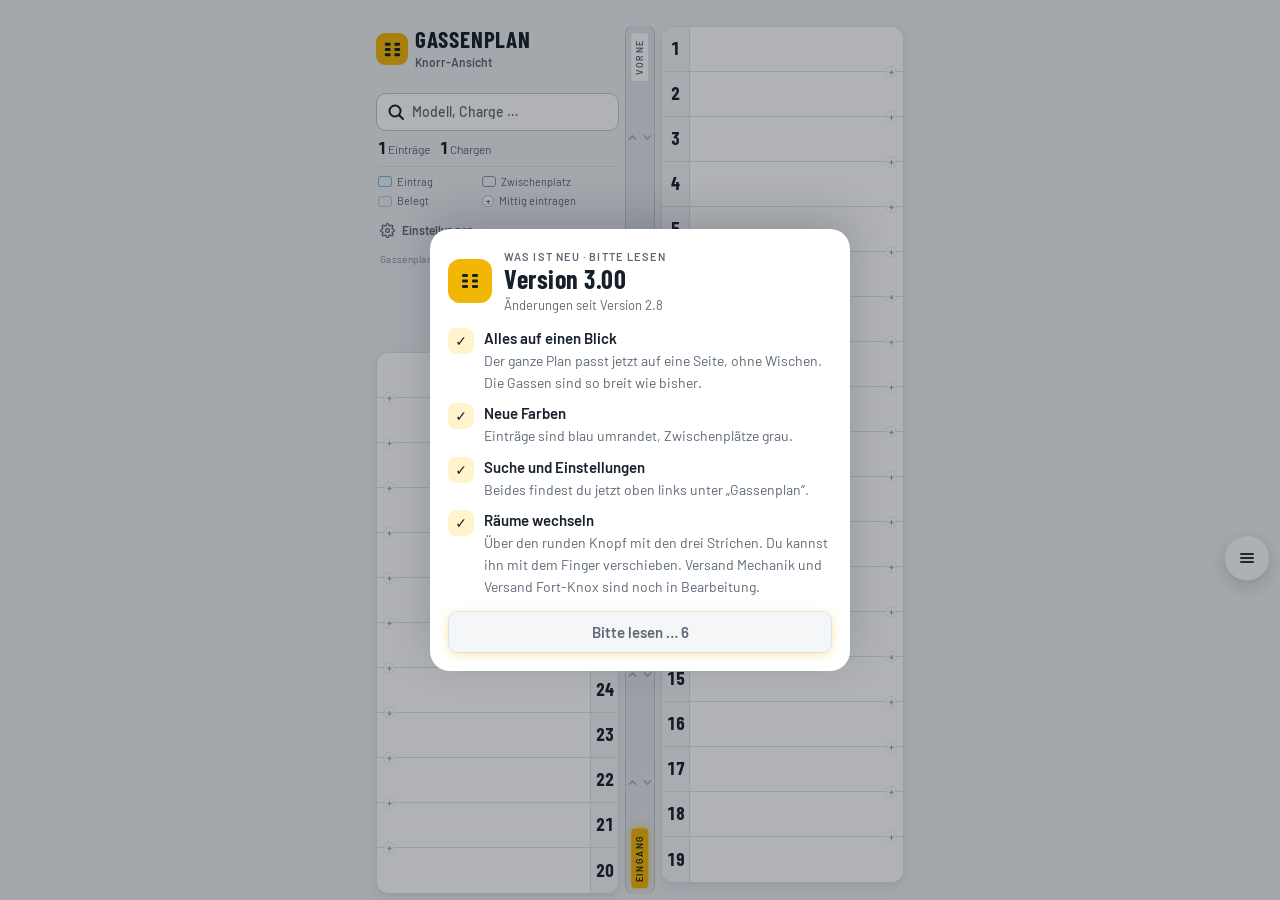
<file: index.html>
<!doctype html>
<html lang="de"><head>
<meta charset="utf-8">
<meta name="viewport" content="width=device-width,initial-scale=1,viewport-fit=cover">
<meta name="theme-color" content="#f2b705">
<link rel="manifest" href="manifest.webmanifest">
<link rel="apple-touch-icon" href="icon-180.png">
<link rel="icon" type="image/png" href="icon-192.png">
<meta name="apple-mobile-web-app-capable" content="yes">
<meta name="mobile-web-app-capable" content="yes">
<meta name="apple-mobile-web-app-title" content="Gassenplan">
<meta name="apple-mobile-web-app-status-bar-style" content="default">
<style>:root{color-scheme:light;padding-top:env(safe-area-inset-top,0px);padding-bottom:env(safe-area-inset-bottom,0px)}body{margin:0;font:14px/1.4 system-ui,-apple-system,sans-serif}img{max-width:100%}[hidden]{display:none!important}</style>
<title>Gassenplan</title>
<style>
@font-face{font-family:'Barlow';font-style:normal;font-weight:400;font-display:swap;src:url([data-uri]) format('woff2');}
@font-face{font-family:'Barlow';font-style:normal;font-weight:500;font-display:swap;src:url([data-uri]) format('woff2');}
@font-face{font-family:'Barlow';font-style:normal;font-weight:600;font-display:swap;src:url([data-uri]) format('woff2');}
@font-face{font-family:'Barlow Condensed';font-style:normal;font-weight:600;font-display:swap;src:url([data-uri]) format('woff2');}
@font-face{font-family:'Barlow Condensed';font-style:normal;font-weight:700;font-display:swap;src:url([data-uri]) format('woff2');}
</style>
<style>
/* Layout: Draufsicht auf die Halle. Vorne oben, hinten (Eingang) unten. Rechts 1–19 von vorne nach hinten,
   links 20–31 von hinten nach vorne, Hauptgang in der Mitte. Alles passt auf eine Bildschirmseite:
   Name, Suche und Übersicht stehen im freien Bereich vorne links, Details und Einstellungen als Bottom-Sheets,
   ein verschiebbarer Knopf wechselt den Raum. */
:root {
  --bg: #edf0f3;
  --floor: #edf0f3;
  --surface: #ffffff;
  --surface-2: #f4f6f8;
  --line: #dde2e8;
  --line-strong: #bfc7d0;
  --ink: #17202a;
  --muted: #5d6976;
  --mark: #f2b705;
  --mark-ink: #1b2129;
  --mark-soft: #fff4cc;
  --tag: #e8ecf1;
  --aisle: #e2e6eb;
  --seam-bg: #e4f1fa;
  --seam-line: #2f86b8;
  --seam-ink: #ffffff;
  --flash: rgba(47, 134, 184, .16);
  --ok: #2e9d57;
  --danger: #c0392b;
  --scrim: rgba(12, 18, 26, .32);
  --shadow-1: 0 1px 2px rgba(16, 24, 40, .05), 0 6px 16px rgba(16, 24, 40, .06);
  --shadow-2: 0 -12px 40px rgba(16, 24, 40, .18);
  --bar: rgba(255, 255, 255, .86);
  --f-sign: "Barlow Condensed", "Roboto Condensed", "Arial Narrow", system-ui, sans-serif;
  --f-body: "Barlow", system-ui, -apple-system, "Segoe UI", sans-serif;
  --ease: cubic-bezier(.2, .8, .2, 1);
}
@media (prefers-color-scheme: dark) {
  :root:not([data-theme="light"]) {
    --bg: #11151a; --floor: #11151a; --surface: #1b2128; --surface-2: #222a32; --line: #2c343e; --line-strong: #3d4753;
    --ink: #e8ebef; --muted: #9aa5b1; --mark: #f5c22e; --mark-ink: #14181d; --mark-soft: #3a3214;
    --tag: #2a333d; --aisle: #181e24; --seam-bg: #14303e; --seam-line: #4aa3d6; --seam-ink: #0d1820;
    --flash: rgba(74, 163, 214, .22); --ok: #45b86e; --danger: #ef6b5b; --scrim: rgba(0, 0, 0, .5);
    --shadow-1: 0 1px 2px rgba(0, 0, 0, .3), 0 6px 16px rgba(0, 0, 0, .25); --shadow-2: 0 -12px 40px rgba(0, 0, 0, .5);
    --bar: rgba(27, 33, 40, .86); color-scheme: dark;
  }
}
:root[data-theme="dark"] {
  --bg: #11151a; --floor: #11151a; --surface: #1b2128; --surface-2: #222a32; --line: #2c343e; --line-strong: #3d4753;
  --ink: #e8ebef; --muted: #9aa5b1; --mark: #f5c22e; --mark-ink: #14181d; --mark-soft: #3a3214;
  --tag: #2a333d; --aisle: #181e24; --seam-bg: #14303e; --seam-line: #4aa3d6; --seam-ink: #0d1820;
  --flash: rgba(74, 163, 214, .22); --ok: #45b86e; --danger: #ef6b5b; --scrim: rgba(0, 0, 0, .5);
  --shadow-1: 0 1px 2px rgba(0, 0, 0, .3), 0 6px 16px rgba(0, 0, 0, .25); --shadow-2: 0 -12px 40px rgba(0, 0, 0, .5);
  --bar: rgba(27, 33, 40, .86); color-scheme: dark;
}

* { box-sizing: border-box; }
body {
  background: var(--bg);
  color: var(--ink);
  font-family: var(--f-body);
  font-size: 15px;
  -webkit-tap-highlight-color: transparent;
  -webkit-font-smoothing: antialiased;
}
button, input { font: inherit; color: inherit; }
.label {
  font-size: 11px; font-weight: 600; letter-spacing: .1em;
  text-transform: uppercase; color: var(--muted);
}
.hint { margin: 0; color: var(--muted); font-size: 13px; line-height: 1.5; }

/* ---------- Kopfleiste ---------- */
.appbar {
  position: sticky; top: env(safe-area-inset-top, 0px); z-index: 8;
  background: var(--bar);
  -webkit-backdrop-filter: saturate(1.6) blur(14px); backdrop-filter: saturate(1.6) blur(14px);
  border-bottom: 1px solid var(--line);
}
.appbar-in {
  max-width: 560px; margin: 0 auto; padding: 10px 16px;
  display: flex; align-items: center; gap: 10px;
}
.brand { display: flex; align-items: center; gap: 10px; flex: 1; min-width: 0; }
.logo {
  flex: 0 0 auto; width: 34px; height: 34px; border-radius: 9px;
  background: var(--mark); display: grid; place-items: center;
}
.logo svg { display: block; }
.brand h1 {
  margin: 0; font-family: var(--f-sign); font-weight: 700; font-size: 21px;
  letter-spacing: .04em; text-transform: uppercase; line-height: 1;
}
.brand .sub { font-size: 12px; color: var(--muted); margin-top: 2px; }
.syncline {
  display: inline-flex; align-items: center; gap: 6px;
  height: 30px; padding: 0 10px; border-radius: 15px;
  border: 1px solid var(--line); background: var(--surface);
  font-size: 12px; font-weight: 600; color: var(--muted); white-space: nowrap; cursor: pointer;
  max-width: 52vw; overflow: hidden; text-overflow: ellipsis;
}
.syncline::before {
  content: ""; flex: 0 0 auto; width: 8px; height: 8px; border-radius: 50%; background: var(--ok);
  box-shadow: 0 0 0 3px color-mix(in srgb, var(--ok) 22%, transparent);
}
.syncline.bad::before { background: var(--danger); box-shadow: 0 0 0 3px color-mix(in srgb, var(--danger) 22%, transparent); }
.syncline.busy::before { animation: pulse 1s ease-in-out infinite; }
.icon-btn {
  flex: 0 0 auto; width: 38px; height: 38px; border-radius: 19px;
  border: 1px solid var(--line); background: var(--surface);
  display: grid; place-items: center; cursor: pointer;
  transition: background .15s, transform .15s var(--ease);
}
.icon-btn:active { transform: scale(.94); }

/* ---------- Seite ---------- */
.wrap {
  max-width: 560px; margin: 0 auto;
  padding-inline: 16px; padding-block: 14px 48px;
  display: flex; flex-direction: column; gap: 14px;
}
.notice {
  font-size: 13px; color: var(--muted); line-height: 1.45;
  background: var(--surface); border: 1px solid var(--line); border-radius: 12px; padding: 10px 12px;
  box-shadow: var(--shadow-1);
}

/* Suche und Modellfilter */
.finder { display: flex; flex-direction: column; gap: 10px; }
.search {
  display: flex; align-items: center; gap: 10px;
  height: 46px; padding-inline: 14px;
  border: 1px solid var(--line); border-radius: 12px; background: var(--surface);
  box-shadow: var(--shadow-1);
  transition: box-shadow .2s, border-color .2s;
}
.search:focus-within { border-color: var(--mark); box-shadow: 0 0 0 3px color-mix(in srgb, var(--mark) 30%, transparent); }
.search svg { flex: 0 0 auto; color: var(--muted); }
.search input {
  flex: 1; min-width: 0; height: 100%;
  border: 0; background: transparent; outline: none; font-size: 16px;
}
.search input::placeholder { color: var(--muted); }
.search .clear {
  border: 0; background: var(--tag); color: var(--muted); border-radius: 50%;
  width: 24px; height: 24px; cursor: pointer; font-size: 15px; line-height: 1;
}
.chips { display: flex; flex-wrap: wrap; gap: 8px; }
.chips.scroll {
  flex-wrap: nowrap; overflow-x: auto; scrollbar-width: none;
  margin-inline: -16px; padding: 2px 16px 4px; scroll-padding-inline: 16px;
}
.chips.scroll::-webkit-scrollbar { display: none; }
.chip {
  flex: 0 0 auto;
  height: 36px; min-width: 56px; padding-inline: 12px;
  border: 1px solid var(--line); border-radius: 18px; background: var(--surface);
  font-family: var(--f-sign); font-weight: 700; font-size: 17px; letter-spacing: .02em;
  font-variant-numeric: tabular-nums; cursor: pointer;
  transition: background .18s, border-color .18s, color .18s, transform .15s var(--ease);
}
.chip:active { transform: scale(.95); }
.chip[aria-pressed="true"] { background: var(--mark); color: var(--mark-ink); border-color: var(--mark); box-shadow: 0 2px 8px color-mix(in srgb, var(--mark) 45%, transparent); }
.chip.add { font-family: var(--f-body); font-weight: 600; font-size: 14px; color: var(--muted); border-style: dashed; background: transparent; }
.chip:focus-visible, .btn:focus-visible, .g:focus-visible, .icon-btn:focus-visible, .hit:focus-visible, .syncline:focus-visible {
  outline: 2px solid var(--mark); outline-offset: 2px;
}
.newmodel { display: flex; gap: 6px; flex: 0 0 auto; }
.newmodel input {
  width: 110px; height: 36px; padding-inline: 12px;
  border: 1px solid var(--mark); border-radius: 18px; background: var(--surface);
  font-family: var(--f-sign); font-weight: 700; font-size: 17px;
}
.results { display: flex; flex-direction: column; gap: 6px; animation: rise .25s var(--ease) both; }
.results .none { font-size: 14px; color: var(--muted); }
.hit {
  display: flex; align-items: center; gap: 12px; text-align: left;
  min-height: 44px; padding: 6px 12px;
  border: 1px solid var(--line); border-radius: 12px; background: var(--surface); cursor: pointer;
  box-shadow: var(--shadow-1);
}
.hit b {
  flex: 0 0 auto; min-width: 38px; text-align: center; border-radius: 6px; padding: 3px 6px;
  background: var(--mark); color: var(--mark-ink);
  font-family: var(--f-sign); font-size: 18px; font-variant-numeric: tabular-nums;
}
.hit b.half { background: var(--seam-line); color: var(--seam-ink); }
.hit span { min-width: 0; font-size: 14px; overflow-wrap: anywhere; }

/* Hallen-Enden */
.end {
  display: flex; align-items: center; justify-content: center; gap: 10px;
  font-family: var(--f-sign); font-weight: 600; font-size: 13px;
  letter-spacing: .16em; text-transform: uppercase; color: var(--muted);
}
.end::before, .end::after { content: ""; flex: 1; height: 1px; background: var(--line-strong); }
.end .pill {
  display: inline-flex; align-items: center; gap: 6px;
  padding: 4px 12px; border-radius: 999px; border: 1px solid var(--line-strong);
}
.end .door {
  display: inline-flex; align-items: center; gap: 7px;
  color: var(--mark-ink); background: var(--mark);
  padding: 5px 14px; border-radius: 999px; letter-spacing: .14em;
  box-shadow: 0 3px 10px color-mix(in srgb, var(--mark) 40%, transparent);
}

/* ---------- Hallenboden ---------- */
.floor {
  display: grid;
  grid-template-columns: 1fr 30px 1fr;
  grid-template-rows: auto 1fr;
  column-gap: 6px;
  row-gap: 8px;
}
.side-label { font-size: 11px; font-weight: 600; letter-spacing: .1em; text-transform: uppercase; color: var(--muted); padding-inline: 2px; }
.side-label.r { text-align: right; grid-column: 3; }
.side { display: flex; flex-direction: column; min-width: 0; }
.side.left { grid-column: 1; grid-row: 2; }
.side.right { grid-column: 3; grid-row: 2; }
.side.left .rack { margin-top: auto; }

/* Regal: Gassen liegen direkt aneinander */
.rack {
  display: flex; flex-direction: column; min-width: 0;
  background: var(--surface); border: 1px solid var(--line); border-radius: 12px;
  box-shadow: var(--shadow-1);
}

/* Übersicht im freien Bereich vorne links */
.legend {
  display: flex; flex-direction: column; gap: 10px;
  padding: 12px; margin-bottom: 10px;
  border: 1px dashed var(--line-strong); border-radius: 12px;
  color: var(--muted); font-size: 12px;
}
.legend .stats { display: grid; grid-template-columns: 1fr 1fr; gap: 8px; }
.legend .stats div {
  background: var(--surface); border-radius: 10px; padding: 8px 10px; box-shadow: var(--shadow-1);
  display: flex; flex-direction: column; gap: 1px;
}
.legend .stats b { font-family: var(--f-sign); font-size: 24px; line-height: 1; color: var(--ink); font-variant-numeric: tabular-nums; }
.legend ul { list-style: none; margin: 0; padding: 0; display: flex; flex-direction: column; gap: 6px; }
.legend li { display: flex; align-items: center; gap: 8px; line-height: 1.25; }
.legend .k { flex: 0 0 auto; width: 18px; height: 14px; border-radius: 3px; display: grid; place-items: center; font-style: normal; }
.legend .k-gasse { background: var(--surface-2); border: 1px solid var(--line-strong); }
.legend .k-half { background: var(--seam-bg); border: 1px solid var(--seam-line); }
.legend .k-plus { width: 14px; border-radius: 50%; border: 1px solid var(--line-strong); background: var(--surface); font-size: 10px; font-weight: 700; }
.legend p { margin: 0; line-height: 1.4; }

/* Gasse */
.g {
  flex: 0 0 auto;
  display: flex;
  align-items: stretch;
  padding: 0; margin: 0;
  border: 0;
  background: transparent;
  cursor: pointer;
  text-align: left;
  transition: opacity .25s, background-color .2s, box-shadow .2s;
}
.rack > .g { border-bottom: 1px solid var(--line); height: var(--row, 44px); position: relative; }
.rack > .g:last-child { border-bottom: 0; }
.rack > .g:first-child, .rack > .g:first-child .plate { border-top-left-radius: 11px; border-top-right-radius: 11px; }
.rack > .g:last-child, .rack > .g:last-child .plate { border-bottom-left-radius: 11px; border-bottom-right-radius: 11px; }
.side.right .rack > .g .plate { border-top-right-radius: 0 !important; border-bottom-right-radius: 0 !important; }
.side.left .rack > .g .plate { border-top-left-radius: 0 !important; border-bottom-left-radius: 0 !important; }
.rack > .g:active { background: var(--surface-2); }
.side.left .g { flex-direction: row-reverse; }
.g .plate {
  flex: 0 0 28px;
  display: grid; place-items: center;
  font-family: var(--f-sign); font-weight: 700; font-size: 18px;
  font-variant-numeric: tabular-nums; color: var(--ink);
  background: var(--surface-2);
  border-right: 1px solid var(--line);
  transition: background-color .2s, color .2s;
}
.side.left .g .plate { border-right: 0; border-left: 1px solid var(--line); }
.g .bays {
  flex: 1; min-width: 0;
  display: flex; flex-direction: column; justify-content: center;
  padding: var(--pt, 7px) 3px var(--pb, 7px);
}
.g .stack { display: flex; flex-direction: column; align-items: flex-start; gap: 2px; min-width: 0; max-width: 100%; }
.side.left .g .stack { align-items: flex-end; }
.g .t {
  display: block; max-width: 100%; white-space: normal;
  text-align: left; line-height: 16px;
  background: var(--tag); padding: 0 4px; border-radius: 5px;
}
.g .t b { font-family: var(--f-sign); font-weight: 700; font-size: 14px; font-variant-numeric: tabular-nums; margin-right: 4px; white-space: nowrap; display: inline-block; letter-spacing: .01em; }
.g .t .ch { display: inline-block; font-size: 12px; font-weight: 500; white-space: nowrap; margin-right: 3px; font-variant-numeric: tabular-nums; }
.g .t .ch:not(:last-child)::after { content: ","; }
.g .t .ch.none { color: var(--muted); font-style: italic; }
/* „Belegt“: Platz ist besetzt, ohne Modell und Charge */
.g .t.belegt, .g.half:not(.free) .t.belegt, .chip.belegt, .k-belegt {
  background: repeating-linear-gradient(135deg, var(--tag) 0 4px, transparent 4px 8px);
  border: 1px solid var(--line-strong);
}
.g .t.belegt, .g.half:not(.free) .t.belegt {
  font-family: var(--f-sign); font-weight: 700; font-size: 13px; letter-spacing: .08em; text-transform: uppercase;
  color: var(--muted); padding: 0 6px; border-radius: 5px;
}
.chip.belegt { font-family: var(--f-body); font-size: 14px; font-weight: 700; letter-spacing: .04em; color: var(--muted); }
.chip.belegt[aria-pressed="true"] { background: var(--mark); color: var(--mark-ink); border-color: var(--mark); }
.model.belegt .nr { color: var(--muted); letter-spacing: .04em; }

/* Zwischenplatz: sitzt genau auf der Grenze zweier Gassen */
.seam { position: relative; flex: 0 0 0; height: 0; z-index: 3; }
.g.half {
  position: absolute; top: 0; transform: translateY(-50%);
  min-height: 0; margin: 0;
}
.g.half .plate {
  flex: 0 0 auto; border: 0 !important; padding: 0 5px; background: transparent;
  font-family: var(--f-body); font-size: 11px; font-weight: 600; letter-spacing: .02em; color: var(--muted);
}
/* freier Zwischenplatz: dezenter Punkt am Rand */
.g.half.free {
  width: 14px; height: 14px; border-radius: 50%;
  display: grid; place-items: center;
  border: 1px solid var(--line-strong); background: var(--surface);
  opacity: .85;
}
.side.right .g.half.free { right: 6px; }
.side.left .g.half.free { left: 6px; }
.g.half.free::before { content: ""; position: absolute; inset: -8px -12px; }
.g.half.free::after { content: "+"; font-size: 11px; line-height: 1; font-weight: 700; color: var(--muted); }
.g.half.free > * { display: none; }
.g.half.free:active { transform: translateY(-50%) scale(.85); }
/* belegter Zwischenplatz: blaue Leiste im Bereich der Modelle, Schild am äußeren Ende */
.g.half:not(.free) {
  height: auto; min-height: 16px; border-radius: 5px;
  border: 1px solid var(--seam-line); background: var(--seam-bg);
  box-shadow: 0 2px 6px color-mix(in srgb, var(--seam-line) 22%, transparent);
}
.side.right .g.half:not(.free) { left: 31px; right: 3px; flex-direction: row-reverse; }
.side.left .g.half:not(.free) { left: 3px; right: 31px; flex-direction: row; }
.g.half:not(.free) .plate {
  align-self: center; height: 14px; line-height: 14px; margin: 0 2px; padding: 0 4px; border-radius: 3px;
  background: var(--seam-line); color: var(--seam-ink); font-size: 11px; font-weight: 700;
}
.g.half:not(.free) .bays { justify-content: center; padding: 0 3px; }
.g.half:not(.free) .t { background: transparent; padding: 0; line-height: 14px; }

/* Auswahl, Suche */
.rack > .g[aria-pressed="true"] { z-index: 2; box-shadow: inset 0 0 0 2px var(--mark); background: var(--mark-soft); }
.g[aria-pressed="true"] .plate { background: var(--mark); color: var(--mark-ink); }
.g.half[aria-pressed="true"] { border-color: var(--mark); box-shadow: 0 0 0 2px var(--mark); }
.floor.filtering .rack > .g:not(.match), .floor.filtering .g.half:not(.match) { opacity: .3; }
.rack > .g.match .plate { background: var(--mark-soft); }
.g.half.match { border-color: var(--mark); }
.g .t.hl { box-shadow: inset 0 0 0 1.5px var(--mark); }
.g .t .ch.hl { background: var(--mark); color: var(--mark-ink); border-radius: 3px; padding-inline: 2px; }

/* Hauptgang */
.corridor {
  grid-column: 2; grid-row: 1 / span 2;
  position: relative;
  display: grid;
  grid-template-columns: 1fr 1fr;
  background: var(--aisle);
  border-radius: 8px;
  box-shadow: inset 2px 0 0 color-mix(in srgb, var(--mark) 85%, transparent), inset -2px 0 0 color-mix(in srgb, var(--mark) 85%, transparent);
  padding-block: 10px;
}
.corridor::before {
  content: ""; position: absolute; left: 50%; top: 10px; bottom: 10px;
  border-left: 1.5px dashed var(--line-strong); transform: translateX(-.75px);
}
.lane { display: flex; flex-direction: column; justify-content: space-around; align-items: center; }
.lane svg { width: 11px; height: 11px; color: var(--muted); opacity: .7; }
.corridor .name {
  position: absolute; left: 50%; top: 50%;
  transform: translate(-50%, -50%) rotate(-90deg);
  white-space: nowrap;
  font-size: 10px; font-weight: 600; letter-spacing: .22em; text-transform: uppercase;
  color: var(--muted); background: var(--aisle); padding: 3px 10px;
}

/* ---------- Bottom-Sheets ---------- */
.scrim {
  position: fixed; inset: 0; z-index: 9; background: var(--scrim);
  opacity: 0; transition: opacity .28s ease;
}
.scrim.show { opacity: 1; }
.sheet {
  position: fixed; left: 0; right: 0; bottom: 0;
  z-index: 10;
  max-height: 82vh; max-height: 82dvh;
  display: flex; flex-direction: column;
  background: var(--surface);
  border-radius: 20px 20px 0 0;
  box-shadow: var(--shadow-2);
  transform: translateY(105%);
  transition: transform .34s var(--ease);
}
.sheet.show { transform: none; }
.handle { width: 38px; height: 5px; border-radius: 3px; background: var(--line-strong); margin: 8px auto 0; flex: 0 0 auto; }
.sheet-in {
  width: 100%; max-width: 560px; margin: 0 auto; min-height: 0;
  display: flex; flex-direction: column;
}
.sheet-head { display: flex; align-items: center; gap: 14px; padding: 10px 16px 12px; }
.sheet-num {
  flex: 0 0 auto; min-width: 58px; height: 58px; padding-inline: 10px;
  display: grid; place-items: center; border-radius: 14px;
  background: var(--mark); color: var(--mark-ink);
  font-family: var(--f-sign); font-weight: 700; font-size: 34px;
  font-variant-numeric: tabular-nums;
  box-shadow: 0 4px 14px color-mix(in srgb, var(--mark) 40%, transparent);
}
.sheet-num.half { background: var(--seam-line); color: var(--seam-ink); font-size: 26px; box-shadow: 0 4px 14px color-mix(in srgb, var(--seam-line) 35%, transparent); }
.sheet-title { flex: 1; min-width: 0; }
.sheet-title h2 {
  margin: 3px 0 0; font-family: var(--f-sign); font-weight: 700;
  font-size: 23px; line-height: 1.1; text-wrap: balance; letter-spacing: .01em;
}
.sheet-body {
  flex: 1; min-height: 0; overflow-y: auto; overscroll-behavior: contain;
  padding: 2px 16px 14px; display: flex; flex-direction: column; gap: 12px;
}
.sheet-foot {
  padding: 10px 16px calc(14px + env(safe-area-inset-bottom, 0px));
  border-top: 1px solid var(--line);
  display: grid; grid-template-columns: 1fr 1fr; gap: 8px;
}
.empty {
  border: 1px dashed var(--line-strong); border-radius: 12px;
  padding: 14px; color: var(--muted); font-size: 14px; line-height: 1.45; text-align: center;
}
.model {
  background: var(--surface-2); border-radius: 14px; padding: 12px;
  display: flex; flex-direction: column; gap: 10px;
  animation: rise .3s var(--ease) both;
}
.model-head { display: flex; align-items: center; justify-content: space-between; gap: 8px; }
.model-head .nr { font-family: var(--f-sign); font-weight: 700; font-size: 26px; line-height: 1; font-variant-numeric: tabular-nums; }
.model-head .nr small { font-family: var(--f-body); font-weight: 600; font-size: 11px; letter-spacing: .1em; text-transform: uppercase; color: var(--muted); margin-right: 6px; }
.linkbtn {
  border: 0; background: transparent; color: var(--muted); cursor: pointer;
  font-size: 13px; font-weight: 600; padding: 6px 4px;
  transition: color .15s;
}
.linkbtn.armed { color: var(--danger); }
.chargen { display: flex; flex-wrap: wrap; gap: 6px; }
.charge {
  display: inline-flex; align-items: center; gap: 6px;
  min-height: 34px; padding: 4px 12px; border-radius: 9px;
  border: 1px solid var(--line); background: var(--surface);
  font-size: 15px; font-weight: 600; cursor: pointer; overflow-wrap: anywhere; text-align: left;
  font-variant-numeric: tabular-nums;
  transition: border-color .15s, color .15s, background .15s;
}
.charge.armed { border-color: var(--danger); color: var(--danger); background: color-mix(in srgb, var(--danger) 8%, var(--surface)); }
.chargen .none { font-size: 13px; color: var(--muted); }
.addrow { display: flex; gap: 6px; }
.addrow input {
  flex: 1; min-width: 0; height: 42px; padding-inline: 12px;
  border: 1px solid var(--line); border-radius: 10px; background: var(--surface); font-size: 16px;
  transition: border-color .15s, box-shadow .15s;
}
.addrow input:focus { outline: none; border-color: var(--mark); box-shadow: 0 0 0 3px color-mix(in srgb, var(--mark) 30%, transparent); }
.btn {
  height: 42px; padding-inline: 16px; border-radius: 10px;
  border: 1px solid var(--line); background: var(--surface-2);
  font-weight: 600; font-size: 15px; cursor: pointer;
  display: inline-flex; align-items: center; justify-content: center; gap: 6px;
  transition: transform .15s var(--ease), background .15s, box-shadow .15s;
}
.btn:active { transform: scale(.97); }
.btn.primary { background: var(--mark); color: var(--mark-ink); border-color: var(--mark); box-shadow: 0 2px 8px color-mix(in srgb, var(--mark) 35%, transparent); }
.btn:disabled { opacity: .4; cursor: default; transform: none; }
.btn b { font-family: var(--f-sign); font-size: 19px; font-variant-numeric: tabular-nums; }
.place { display: flex; flex-direction: column; gap: 8px; }
.place .chip { font-size: 16px; }
.help { display: flex; flex-direction: column; gap: 8px; }
.help ul { margin: 0; padding-left: 18px; color: var(--muted); font-size: 14px; line-height: 1.5; }

.toast {
  position: fixed; left: 50%; top: calc(66px + env(safe-area-inset-top, 0px)); z-index: 20;
  transform: translateX(-50%); max-width: calc(100% - 32px);
  background: var(--ink); color: var(--bg); padding: 9px 16px; border-radius: 12px; font-size: 14px; font-weight: 500;
  box-shadow: 0 8px 24px rgba(0, 0, 0, .25);
  animation: drop .3s var(--ease) both;
}

/* ---------- Startbild mit Version ---------- */
.splash {
  position: fixed; inset: 0; z-index: 50;
  display: grid; place-items: center; align-content: center; gap: 14px;
  background: var(--bg);
  animation: splash-out .5s ease 1.3s forwards;
  pointer-events: none;
}
.splash .logo { width: 64px; height: 64px; border-radius: 18px; box-shadow: 0 8px 24px color-mix(in srgb, var(--mark) 45%, transparent); animation: rise .6s var(--ease) both; }
.splash .logo svg { width: 36px; height: 36px; }
.splash .name { font-family: var(--f-sign); font-weight: 700; font-size: 30px; letter-spacing: .08em; text-transform: uppercase; animation: rise .6s var(--ease) .1s both; }
.splash .ver { font-size: 12px; font-weight: 600; letter-spacing: .08em; color: var(--muted); animation: fade .6s ease .3s both; }
.splash .ver b { color: var(--seam-line); }
.splash .dev { margin-top: 18px; font-size: 12px; color: var(--muted); letter-spacing: .04em; animation: fade .6s ease .45s both; }
@keyframes splash-out { to { opacity: 0; visibility: hidden; } }
.version { text-align: center; font-size: 11px; color: var(--muted); opacity: .75; letter-spacing: .04em; }

/* ---------- Was ist neu ---------- */
.news {
  position: fixed; inset: 0; z-index: 40;
  display: grid; place-items: center; padding: 20px 16px calc(20px + env(safe-area-inset-bottom, 0px));
  background: var(--scrim);
  animation: fade .3s ease both;
}
.news-card {
  position: relative; width: 100%; max-width: 420px; max-height: 100%; overflow-y: auto;
  background: var(--surface); border-radius: 20px; box-shadow: var(--shadow-2);
  padding: 20px 18px 18px; display: flex; flex-direction: column; gap: 14px;
  animation: rise .45s var(--ease) .05s both;
}
.news-head { display: flex; align-items: center; gap: 12px; }
.news .btn:disabled { opacity: 1; background: var(--surface-2); color: var(--muted); border-color: var(--line); cursor: default; }
.news-head .logo { width: 44px; height: 44px; border-radius: 12px; }
.news-head h2 { margin: 2px 0 0; font-family: var(--f-sign); font-weight: 700; font-size: 26px; line-height: 1; letter-spacing: .02em; }
.news-head .from { font-size: 13px; color: var(--muted); margin-top: 4px; }
.news ul { list-style: none; margin: 0; padding: 0; display: flex; flex-direction: column; gap: 10px; }
.news li { display: grid; grid-template-columns: 26px 1fr; gap: 10px; align-items: start; font-size: 15px; line-height: 1.45; }
.news li::before {
  content: "✓"; width: 26px; height: 26px; border-radius: 8px; display: grid; place-items: center;
  background: var(--mark-soft); color: var(--ink); font-weight: 700; font-size: 14px;
}
.news li b { display: block; font-weight: 600; }
.news li span { color: var(--muted); font-size: 14px; }
.news .btn { width: 100%; }

/* ---------- Alles auf einer Bildschirmseite ---------- */
html { height: 100%; box-sizing: border-box; }
body { height: 100%; overflow: hidden; display: flex; flex-direction: column; overscroll-behavior: none; }
/* Kopfleiste sitzt in der freien Ecke links oben (dort ist links neben Gasse 1–7 Platz) */
.appbar.corner { position: static; background: none; -webkit-backdrop-filter: none; backdrop-filter: none; border: 0; flex: 0 0 auto; margin-bottom: 6px; }
.corner .appbar-in {
  padding: 0; display: grid; grid-template-columns: minmax(0, 1fr); align-items: center; gap: 8px 6px;
  grid-template-areas: "brand" "search";
}
.corner .brand { grid-area: brand; gap: 7px; min-width: 0; }
.corner .brand .logo { width: 28px; height: 28px; border-radius: 8px; }
.corner .brand .logo svg { width: 17px; height: 17px; }
.corner .brand h1 { font-size: 19px; }
.corner .brand .sub { font-size: 11px; margin-top: 1px; }
.bar-tools { display: contents; }
.corner .filter-pill, .corner .syncline { grid-column: 1 / -1; }
/* Suche: kräftige Leiste über die ganze Spalte */
.search-btn {
  grid-area: search; min-width: 0; height: 48px; padding: 0 12px 0 6px; border-radius: 14px; cursor: pointer;
  display: flex; align-items: center; gap: 9px; text-align: left;
  border: 2px solid var(--mark); background: var(--surface); color: var(--ink); font: inherit;
  box-shadow: 0 4px 14px color-mix(in srgb, var(--mark) 30%, transparent);
  transition: transform .15s var(--ease), box-shadow .15s;
}
.search-btn:active { transform: scale(.97); box-shadow: 0 1px 4px color-mix(in srgb, var(--mark) 30%, transparent); }
.search-btn .ico { flex: 0 0 auto; width: 34px; height: 34px; border-radius: 10px; background: var(--mark); color: var(--mark-ink); display: grid; place-items: center; }
.search-btn .lbl { display: flex; flex-direction: column; min-width: 0; line-height: 1.1; }
.search-btn .lbl b { font-family: var(--f-sign); font-weight: 700; font-size: 18px; letter-spacing: .04em; text-transform: uppercase; }
.search-btn .lbl small { font-size: 11px; color: var(--muted); white-space: nowrap; overflow: hidden; text-overflow: ellipsis; }
.set-btn {
  display: flex; align-items: center; gap: 7px; width: 100%; height: 32px; padding: 0 10px; border-radius: 9px; cursor: pointer;
  border: 1px solid var(--line); background: var(--surface); color: var(--ink); font: inherit; font-size: 12px; font-weight: 600;
  box-shadow: var(--shadow-1); transition: transform .15s var(--ease);
}
.set-btn:active { transform: scale(.97); }
.set-btn svg { flex: 0 0 auto; color: var(--muted); }
.corner .syncline { height: 26px; padding: 0 9px; font-size: 11px; max-width: none; align-self: flex-start; }
.filter-pill {
  height: 28px; padding: 0 10px; border-radius: 14px; border: 0; cursor: pointer;
  background: var(--mark); color: var(--mark-ink); font-family: var(--f-sign); font-weight: 700; font-size: 15px;
  white-space: normal; text-align: left; line-height: 1.15; padding-block: 5px; height: auto; min-height: 28px;
  animation: pop .35s var(--ease) both;
}
/* oben Abstand: iOS zeichnet unter der Statusleiste einen Unschärfe-Streifen */
.wrap { flex: 1 1 auto; min-height: 0; width: 100%; padding-block: 26px 6px; gap: 0; }
.floor {
  flex: 1 1 auto; min-height: 0; grid-template-rows: 1fr;
  transform: translateY(var(--shift, 0px)) scale(var(--fit, 1)); transform-origin: top center;
  transition: transform .35s var(--ease);
}
.side.left, .side.right, .corridor { grid-row: 1; min-height: 0; }
.legend { flex: 0 1 auto; min-height: 0; overflow: hidden; gap: 6px; padding: 8px 9px; margin-bottom: 8px; font-size: 11px; }
.legend .stats { display: flex; gap: 10px; }
.legend .stats div { display: block; padding: 0; background: none; box-shadow: none; font-size: 12px; }
.legend .stats b { font-size: 17px; }
.legend ul { display: grid; grid-template-columns: auto auto; gap: 5px 8px; }
.legend li { gap: 5px; }
.legend .k { width: 14px; height: 11px; }
.legend .k-plus { width: 12px; height: 12px; font-size: 9px; }
.legend .version { font-size: 10px; letter-spacing: .03em; opacity: .8; }
/* Vorne und Eingang als Kappen am Hauptgang statt eigener Zeilen */
.corridor { padding-block: 58px; }
.corridor .cap {
  position: absolute; left: 50%; transform: translateX(-50%) rotate(180deg); writing-mode: vertical-rl;
  font-size: 9px; font-weight: 700; letter-spacing: .18em; text-transform: uppercase; white-space: nowrap;
  padding: 6px 2px; border-radius: 4px;
}
.corridor .cap-top { top: 6px; color: var(--muted); border: 1px solid var(--line-strong); background: var(--surface); }
.corridor .cap-door { bottom: 6px; color: var(--mark-ink); background: var(--mark); box-shadow: 0 2px 8px color-mix(in srgb, var(--mark) 45%, transparent); }
/* kompaktere Einträge, damit 19 Gassen auf den Bildschirm passen */
.g .t { line-height: 15px; }
.g.half:not(.free) { min-height: 15px; }
.g.half:not(.free) .t { line-height: 13px; }
/* Farben: normale Einträge blau, Zwischenplätze grau */
:root { --half-bg: #eef1f4; --half-line: #8b97a4; --half-ink: #ffffff; }
@media (prefers-color-scheme: dark) { :root:not([data-theme="light"]) { --half-bg: #262e37; --half-line: #75818f; --half-ink: #11151a; } }
:root[data-theme="dark"] { --half-bg: #262e37; --half-line: #75818f; --half-ink: #11151a; }
.rack > .g .t:not(.belegt) { background: var(--seam-bg); box-shadow: inset 0 0 0 1px color-mix(in srgb, var(--seam-line) 55%, transparent); }
.rack > .g .t.hl { box-shadow: inset 0 0 0 1.5px var(--mark); }
.g.half:not(.free) { border-color: var(--half-line); background: var(--half-bg); box-shadow: 0 2px 6px rgba(16, 24, 40, .12); }
.g.half:not(.free) .plate { background: var(--half-line); color: var(--half-ink); }
.g.half[aria-pressed="true"] { border-color: var(--mark); box-shadow: 0 0 0 2px var(--mark); }
.g.half[aria-pressed="true"] .plate { background: var(--mark); color: var(--mark-ink); }
.legend .k-half { background: var(--half-bg); border-color: var(--half-line); }
.legend .k-gasse { background: var(--seam-bg); border-color: color-mix(in srgb, var(--seam-line) 55%, transparent); }
.hit b.half, .sheet-num.half { background: var(--half-line); color: var(--half-ink); box-shadow: none; }
/* Ruhiger Look: Gelb nur für Eingang, Auswahl und die Lupe; Blau = Eintrag, Grau = Zwischenplatz */
.search-btn {
  height: 44px; padding: 0 10px 0 5px; gap: 8px; border-radius: 12px;
  border: 1px solid var(--line-strong); box-shadow: var(--shadow-1);
}
.search-btn:active { box-shadow: none; }
.search-btn .ico { width: 32px; height: 32px; border-radius: 9px; }
.search-btn .lbl b { font-family: var(--f-body); font-size: 15px; font-weight: 600; letter-spacing: 0; text-transform: none; }
.legend { border: 0; background: none; padding: 2px 2px 0; gap: 8px; }
.legend .stats { padding-bottom: 8px; border-bottom: 1px solid var(--line); }
.legend ul { gap: 6px 8px; }
.set-btn { height: 28px; padding: 0 2px; border: 0; background: none; box-shadow: none; color: var(--muted); font-size: 12px; }
.legend .version { font-size: 10px; line-height: 1.4; text-align: left; opacity: .7; padding-left: 2px; }
.legend .version .app-version { white-space: nowrap; }
.corridor { box-shadow: inset 1px 0 0 var(--line-strong), inset -1px 0 0 var(--line-strong); }
.corridor::before { border-left-color: var(--line); }
.lane svg { opacity: .4; }
.corridor .cap-top { border-color: var(--line); }
.g.half.free { width: 12px; height: 12px; border-color: var(--line); opacity: .55; }
.g.half.free::after { font-size: 10px; }
/* Rangfolge: Name und Logo oben am größten, Suche als schlichtes Eingabefeld darunter */
.corner .appbar-in { gap: 22px; }
.corner .brand { padding-top: 2px; }
.corner .brand { gap: 7px; }
.corner .brand .logo { width: 32px; height: 32px; border-radius: 9px; }
.corner .brand .logo svg { width: 19px; height: 19px; }
.corner .brand h1 { font-size: 23px; }
.corner .brand .sub { font-size: 12px; margin-top: 2px; }
.search-btn {
  height: 38px; padding: 0 10px; gap: 7px; border-radius: 10px;
  border: 1px solid var(--line-strong); background: var(--surface); box-shadow: none;
}
.search-btn .ico { width: auto; height: auto; background: none; color: var(--ink); border-radius: 0; }
.search-btn .lbl { display: block; font-size: 14px; font-weight: 500; color: var(--muted); white-space: nowrap; overflow: hidden; text-overflow: ellipsis; }
/* Räume: schwebender Knopf (verschiebbar) öffnet ein dezentes Menü */
.room-now { margin-top: 3px; font-size: 12px; font-weight: 600; color: var(--muted); white-space: nowrap; overflow: hidden; text-overflow: ellipsis; }
.fab {
  position: fixed; z-index: 6; left: -100px; top: -100px; width: 46px; height: 46px; border-radius: 50%;
  display: grid; place-items: center; cursor: pointer; touch-action: none; user-select: none; -webkit-user-select: none; -webkit-tap-highlight-color: transparent;
  color: var(--ink); background: color-mix(in srgb, var(--surface) 82%, transparent);
  -webkit-backdrop-filter: saturate(1.4) blur(12px); backdrop-filter: saturate(1.4) blur(12px);
  border: 1px solid var(--line); box-shadow: 0 6px 18px rgba(16, 24, 40, .16), 0 1px 3px rgba(16, 24, 40, .08);
  opacity: .92; transition: transform .15s var(--ease), box-shadow .15s, opacity .15s;
}
.fab:active, .fab.dragging { transform: scale(1.08); opacity: 1; box-shadow: 0 12px 28px rgba(16, 24, 40, .24); }
.fab.snap { transition: left .28s var(--ease), top .28s var(--ease), transform .15s var(--ease); }
.fab[aria-expanded="true"] { opacity: 1; z-index: 11; }
.fab:focus-visible { outline: 2px solid var(--mark); outline-offset: 3px; }
.room-scrim { position: fixed; inset: 0; z-index: 9; background: rgba(12, 18, 26, .12); animation: fade .2s ease both; }
.room-menu {
  position: fixed; z-index: 10; width: 236px; padding: 6px;
  background: var(--surface); border: 1px solid var(--line); border-radius: 14px;
  box-shadow: 0 18px 40px rgba(16, 24, 40, .22), 0 2px 6px rgba(16, 24, 40, .08);
  transform-origin: var(--origin, top right); animation: menu-in .2s var(--ease) both;
}
@keyframes menu-in { from { opacity: 0; transform: translateY(-6px) scale(.96); } }
.room-menu-h { padding: 6px 10px 4px; font-size: 11px; font-weight: 700; letter-spacing: .08em; text-transform: uppercase; color: var(--muted); }
.room-menu button {
  display: flex; align-items: center; gap: 10px; width: 100%; height: 44px; padding: 0 10px;
  border: 0; border-radius: 10px; background: none; color: var(--ink); font: inherit; font-size: 15px; font-weight: 500; text-align: left; cursor: pointer;
}
.room-menu button:active { background: var(--surface-2); }
.room-menu .nr {
  flex: 0 0 auto; width: 24px; height: 24px; border-radius: 7px; display: grid; place-items: center;
  background: var(--surface-2); color: var(--muted); font-family: var(--f-sign); font-weight: 700; font-size: 14px;
}
.room-menu .nm { flex: 1; min-width: 0; }
.room-menu .ok { flex: 0 0 auto; color: var(--ink); visibility: hidden; }
.room-menu button[aria-checked="true"] { font-weight: 700; background: var(--surface-2); }
.room-menu button[aria-checked="true"] .nr { background: var(--mark); color: var(--mark-ink); }
.room-menu button[aria-checked="true"] .ok { visibility: visible; }
/* Raum ohne Plan: Platzhalter statt Gassen */
.room-empty { display: none; }
body.room-other .floor .rack, body.room-other .floor .corridor, body.room-other .legend { visibility: hidden; }
body.room-other .room-empty {
  position: absolute; left: 0; right: 0; bottom: 0; top: var(--empty-top, 120px); z-index: 4;
  display: flex; flex-direction: column; align-items: center; justify-content: center; gap: 8px; padding: 24px; text-align: center;
  color: var(--muted);
  animation: fade .3s ease both;
}
.room-empty b { font-family: var(--f-sign); font-size: 22px; font-weight: 700; letter-spacing: .06em; text-transform: uppercase; color: var(--muted); }
/* andere Räume: eigene Modelle und Logik folgen später, darum dort auch keine Suche */
body.room-other .search-btn { visibility: hidden; }
/* Suche als Ausklapp-Feld unter der Kopfleiste */
.search-scrim { position: fixed; inset: 0; z-index: 7; background: var(--scrim); animation: fade .25s ease both; }
.search-panel {
  position: fixed; left: 0; right: 0; top: 0; padding-top: env(safe-area-inset-top, 0px); z-index: 8;
  background: var(--surface); border-bottom: 1px solid var(--line); box-shadow: 0 14px 30px rgba(16, 24, 40, .14);
  max-height: 72vh; max-height: 72dvh; overflow-y: auto; overscroll-behavior: contain;
  animation: drop-panel .3s var(--ease) both;
}
@keyframes drop-panel { from { opacity: 0; transform: translateY(-12px); } }
.search-panel-in { max-width: 560px; margin: 0 auto; padding: 12px 16px 14px; display: flex; flex-direction: column; gap: 10px; }
.search-panel .finder { gap: 10px; }
.search-panel #search-done { align-self: stretch; }

/* ---------- Bewegung ---------- */
@keyframes rise { from { opacity: 0; transform: translateY(8px); } }
@keyframes fade { from { opacity: 0; } }
@keyframes drop { from { opacity: 0; transform: translate(-50%, -10px); } }
@keyframes pop { 0% { transform: scale(.7); opacity: 0; } 60% { transform: scale(1.06); opacity: 1; } 100% { transform: none; } }
@keyframes flash { from { background-color: var(--flash); } }
@keyframes glow { from { box-shadow: 0 0 0 6px color-mix(in srgb, var(--seam-line) 40%, transparent); } }
@keyframes pulse { 50% { transform: scale(.6); opacity: .5; } }
body.intro .rack > .g { animation: rise .45s var(--ease) both; animation-delay: calc(var(--i, 0) * 18ms); }
body.intro .seam > .g, body.intro .legend { animation: fade .5s ease both; animation-delay: .25s; }
.g .t.pop { animation: pop .45s var(--ease) both; }
.rack > .g.flash { animation: flash 1.4s ease-out; }
.g.half.flash { animation: glow 1.4s ease-out; }

.offline, .sync { display: flex; flex-direction: column; gap: 8px; background: var(--surface-2); border-radius: 14px; padding: 12px; }
.offline p, .sync p { margin: 0; }
.offline #stand, .sync #sync-status { font-size: 14px; line-height: 1.45; }
.sync .row { display: flex; flex-wrap: wrap; align-items: center; gap: 8px; }
.notice .row { display: flex; flex-wrap: wrap; gap: 6px; margin-top: 8px; }
.admin { display: flex; flex-direction: column; gap: 8px; background: var(--surface-2); border-radius: 14px; padding: 12px; }
.admin p { margin: 0; font-size: 14px; line-height: 1.45; }
.admin .row { display: flex; flex-wrap: wrap; gap: 12px; }
.admin-form { display: flex; flex-direction: column; gap: 6px; }
.admin-form input, .admin-change input { height: 42px; padding-inline: 12px; border: 1px solid var(--line); border-radius: 10px; background: var(--surface); font-size: 16px; min-width: 0; }
.admin-form input:focus, .admin-change input:focus { outline: none; border-color: var(--mark); box-shadow: 0 0 0 3px color-mix(in srgb, var(--mark) 30%, transparent); }
#admin-view { display: flex; flex-direction: column; gap: 8px; }
#admin-view[hidden] { display: none; }
.log { display: flex; flex-direction: column; background: var(--surface); border-radius: 10px; border: 1px solid var(--line); max-height: 46vh; overflow-y: auto; }
.log-day { position: sticky; top: 0; background: var(--surface-2); font-size: 11px; font-weight: 700; letter-spacing: .08em; text-transform: uppercase; color: var(--muted); padding: 6px 10px; border-bottom: 1px solid var(--line); }
.log-row { display: grid; grid-template-columns: 44px 1fr; gap: 8px; padding: 7px 10px; border-bottom: 1px solid var(--line); font-size: 14px; line-height: 1.35; }
.log-row:last-child { border-bottom: 0; }
.log-row time { color: var(--muted); font-variant-numeric: tabular-nums; font-size: 13px; }
#admin-versions .log-row { grid-template-columns: 84px 1fr; }
.admin-change summary { cursor: pointer; font-size: 13px; font-weight: 600; color: var(--muted); padding: 4px 0; }
.admin-change .addrow { margin-top: 6px; }

@media (prefers-reduced-motion: reduce) {
  *, *::before, *::after { animation: none !important; transition: none !important; }
  .splash { display: none; }
}
</style>

</head><body><div class="splash" id="splash" aria-hidden="true">
  <span class="logo">
    <svg width="20" height="20" viewBox="0 0 20 20"><g fill="#1b2129"><rect x="2" y="3" width="6" height="3" rx="1"></rect><rect x="2" y="8.5" width="6" height="3" rx="1"></rect><rect x="2" y="14" width="6" height="3" rx="1"></rect><rect x="12" y="3" width="6" height="3" rx="1"></rect><rect x="12" y="8.5" width="6" height="3" rx="1"></rect><rect x="12" y="14" width="6" height="3" rx="1"></rect></g></svg>
  </span>
  <div class="name">Gassenplan</div>
  <div class="ver"><span class="app-version">Version 2.7</span> · <b>Alpha</b></div>
  <div class="dev">Entwickelt von Kadir Atak</div>
</div>

<script type="application/json" id="seed">{"stamp":1791780392802,"models":{"587":{"nr":"587","pos":7},"588":{"nr":"588","pos":8},"793":{"nr":"793","pos":3},"794":{"nr":"794","pos":4},"854":{"nr":"854","pos":1},"855":{"nr":"855","pos":2},"091":{"nr":"091","pos":5},"092":{"nr":"092","pos":6}},"belegung":{"g27_587":{"gasse":27,"modell":"587","chargen":["27426"],"ts":1791780392802}}}</script>


<div class="wrap">
  <div class="notice" id="notice" hidden=""></div>


  <!--plan--><div class="floor" id="floor" data-fit="1.000" style="--row: 42px; --fit: 1.000;">
    <div class="room-empty" id="room-empty" aria-live="polite">
      <b>In Bearbeitung</b>
    </div>
    <div class="corridor" aria-hidden="true">
      <div class="lane" id="lane-l"><svg viewBox="0 0 14 14" fill="none" stroke="currentColor" stroke-width="2" stroke-linecap="round" stroke-linejoin="round"><path d="M3 9l4-4 4 4"></path></svg><svg viewBox="0 0 14 14" fill="none" stroke="currentColor" stroke-width="2" stroke-linecap="round" stroke-linejoin="round"><path d="M3 9l4-4 4 4"></path></svg><svg viewBox="0 0 14 14" fill="none" stroke="currentColor" stroke-width="2" stroke-linecap="round" stroke-linejoin="round"><path d="M3 9l4-4 4 4"></path></svg><svg viewBox="0 0 14 14" fill="none" stroke="currentColor" stroke-width="2" stroke-linecap="round" stroke-linejoin="round"><path d="M3 9l4-4 4 4"></path></svg><svg viewBox="0 0 14 14" fill="none" stroke="currentColor" stroke-width="2" stroke-linecap="round" stroke-linejoin="round"><path d="M3 9l4-4 4 4"></path></svg><svg viewBox="0 0 14 14" fill="none" stroke="currentColor" stroke-width="2" stroke-linecap="round" stroke-linejoin="round"><path d="M3 9l4-4 4 4"></path></svg><svg viewBox="0 0 14 14" fill="none" stroke="currentColor" stroke-width="2" stroke-linecap="round" stroke-linejoin="round"><path d="M3 9l4-4 4 4"></path></svg></div>
      <div class="lane" id="lane-r"><svg viewBox="0 0 14 14" fill="none" stroke="currentColor" stroke-width="2" stroke-linecap="round" stroke-linejoin="round"><path d="M3 5l4 4 4-4"></path></svg><svg viewBox="0 0 14 14" fill="none" stroke="currentColor" stroke-width="2" stroke-linecap="round" stroke-linejoin="round"><path d="M3 5l4 4 4-4"></path></svg><svg viewBox="0 0 14 14" fill="none" stroke="currentColor" stroke-width="2" stroke-linecap="round" stroke-linejoin="round"><path d="M3 5l4 4 4-4"></path></svg><svg viewBox="0 0 14 14" fill="none" stroke="currentColor" stroke-width="2" stroke-linecap="round" stroke-linejoin="round"><path d="M3 5l4 4 4-4"></path></svg><svg viewBox="0 0 14 14" fill="none" stroke="currentColor" stroke-width="2" stroke-linecap="round" stroke-linejoin="round"><path d="M3 5l4 4 4-4"></path></svg><svg viewBox="0 0 14 14" fill="none" stroke="currentColor" stroke-width="2" stroke-linecap="round" stroke-linejoin="round"><path d="M3 5l4 4 4-4"></path></svg><svg viewBox="0 0 14 14" fill="none" stroke="currentColor" stroke-width="2" stroke-linecap="round" stroke-linejoin="round"><path d="M3 5l4 4 4-4"></path></svg></div>
      <span class="name">Hauptgang</span>
      <span class="cap cap-top">Vorne</span>
      <span class="cap cap-door">Eingang</span>
    </div>
    <div class="side left">
      <header class="appbar corner">
        <div class="appbar-in">
          <div class="brand">
            <span class="logo" aria-hidden="true">
              <svg width="20" height="20" viewBox="0 0 20 20"><g fill="#1b2129"><rect x="2" y="3" width="6" height="3" rx="1"></rect><rect x="2" y="8.5" width="6" height="3" rx="1"></rect><rect x="2" y="14" width="6" height="3" rx="1"></rect><rect x="12" y="3" width="6" height="3" rx="1"></rect><rect x="12" y="8.5" width="6" height="3" rx="1"></rect><rect x="12" y="14" width="6" height="3" rx="1"></rect></g></svg>
            </span>
            <div>
              <h1>Gassenplan</h1>
              <div class="room-now" id="room-name">Knorr-Ansicht</div>
            </div>
          </div>
          <div class="bar-tools">
          <button class="search-btn" id="open-search" type="button" aria-label="Suchen">
            <span class="ico"><svg width="18" height="18" viewBox="0 0 18 18" fill="none" stroke="currentColor" stroke-width="2" stroke-linecap="round"><circle cx="8" cy="8" r="5.5"></circle><path d="M12.5 12.5L16 16"></path></svg></span>
            <span class="lbl">Modell, Charge …</span>
          </button>
          </div>
          <button class="filter-pill" id="filter-pill" type="button" hidden=""></button>
          <button class="syncline" id="syncline" type="button" hidden="" title="Nicht verbunden. Jedes Handy hat seinen eigenen Stand."></button>
        </div>
      </header>
      <div class="legend" id="legend">
        <div class="stats">
          <div><b id="st-entries">1</b> Einträge</div>
          <div><b id="st-chargen">1</b> Chargen</div>
        </div>
        <ul>
          <li><i class="k k-gasse"></i>Eintrag</li>
          <li><i class="k k-half"></i>Zwischenplatz</li>
          <li><i class="k k-belegt"></i>Belegt</li>
          <li><i class="k k-plus">+</i>Mittig eintragen</li>
        </ul>
        <button class="set-btn" id="open-settings" type="button" aria-label="Einstellungen und Hilfe"><svg width="15" height="15" viewBox="0 0 24 24" fill="none" stroke="currentColor" stroke-width="2" stroke-linecap="round" stroke-linejoin="round"><circle cx="12" cy="12" r="3"></circle><path d="M19.4 15a1.7 1.7 0 0 0 .3 1.8l.1.1a2 2 0 1 1-2.8 2.8l-.1-.1a1.7 1.7 0 0 0-1.8-.3 1.7 1.7 0 0 0-1 1.5V21a2 2 0 1 1-4 0v-.1a1.7 1.7 0 0 0-1.1-1.5 1.7 1.7 0 0 0-1.8.3l-.1.1a2 2 0 1 1-2.8-2.8l.1-.1a1.7 1.7 0 0 0 .3-1.8 1.7 1.7 0 0 0-1.5-1H3a2 2 0 1 1 0-4h.1a1.7 1.7 0 0 0 1.5-1.1 1.7 1.7 0 0 0-.3-1.8l-.1-.1a2 2 0 1 1 2.8-2.8l.1.1a1.7 1.7 0 0 0 1.8.3H9a1.7 1.7 0 0 0 1-1.5V3a2 2 0 1 1 4 0v.1a1.7 1.7 0 0 0 1 1.5 1.7 1.7 0 0 0 1.8-.3l.1-.1a2 2 0 1 1 2.8 2.8l-.1.1a1.7 1.7 0 0 0-.3 1.8V9a1.7 1.7 0 0 0 1.5 1H21a2 2 0 1 1 0 4h-.1a1.7 1.7 0 0 0-1.5 1z"></path></svg><span>Einstellungen</span></button>
        <div class="version">Gassenplan <span class="app-version">Version 3.00</span> · Alpha</div>
      </div>
      <div class="rack" id="left" role="group" aria-label="Linke Seite"><button type="button" class="g" aria-pressed="false" aria-label="Gasse 31, leer" style="--i: 1; --pt: 2px; --pb: 2px;"><span class="plate">31</span><span class="bays"><span class="stack"></span></span></button><div class="seam"><button type="button" class="g half free" aria-pressed="false" aria-label="Zwischen Gasse 30 und 31, leer"><span class="plate">30/31</span><span class="bays"><span class="stack"></span></span></button></div><button type="button" class="g" aria-pressed="false" aria-label="Gasse 30, leer" style="--i: 2; --pt: 2px; --pb: 2px;"><span class="plate">30</span><span class="bays"><span class="stack"></span></span></button><div class="seam"><button type="button" class="g half free" aria-pressed="false" aria-label="Zwischen Gasse 29 und 30, leer"><span class="plate">29/30</span><span class="bays"><span class="stack"></span></span></button></div><button type="button" class="g" aria-pressed="false" aria-label="Gasse 29, leer" style="--i: 3; --pt: 2px; --pb: 2px;"><span class="plate">29</span><span class="bays"><span class="stack"></span></span></button><div class="seam"><button type="button" class="g half free" aria-pressed="false" aria-label="Zwischen Gasse 28 und 29, leer"><span class="plate">28/29</span><span class="bays"><span class="stack"></span></span></button></div><button type="button" class="g" aria-pressed="false" aria-label="Gasse 28, leer" style="--i: 4; --pt: 2px; --pb: 2px;"><span class="plate">28</span><span class="bays"><span class="stack"></span></span></button><div class="seam"><button type="button" class="g half free" aria-pressed="false" aria-label="Zwischen Gasse 27 und 28, leer"><span class="plate">27/28</span><span class="bays"><span class="stack"></span></span></button></div><button type="button" class="g flash" aria-pressed="false" aria-label="Gasse 27, Modell 587 Charge 27426" style="--i: 5; --pt: 2px; --pb: 2px;"><span class="plate">27</span><span class="bays"><span class="stack"><span class="t pop"><b>587</b><span class="ch">27426</span></span></span></span></button><div class="seam"><button type="button" class="g half free" aria-pressed="false" aria-label="Zwischen Gasse 26 und 27, leer"><span class="plate">26/27</span><span class="bays"><span class="stack"></span></span></button></div><button type="button" class="g" aria-pressed="false" aria-label="Gasse 26, leer" style="--i: 6; --pt: 2px; --pb: 2px;"><span class="plate">26</span><span class="bays"><span class="stack"></span></span></button><div class="seam"><button type="button" class="g half free" aria-pressed="false" aria-label="Zwischen Gasse 25 und 26, leer"><span class="plate">25/26</span><span class="bays"><span class="stack"></span></span></button></div><button type="button" class="g" aria-pressed="false" aria-label="Gasse 25, leer" style="--i: 7; --pt: 2px; --pb: 2px;"><span class="plate">25</span><span class="bays"><span class="stack"></span></span></button><div class="seam"><button type="button" class="g half free" aria-pressed="false" aria-label="Zwischen Gasse 24 und 25, leer"><span class="plate">24/25</span><span class="bays"><span class="stack"></span></span></button></div><button type="button" class="g" aria-pressed="false" aria-label="Gasse 24, leer" style="--i: 8; --pt: 2px; --pb: 2px;"><span class="plate">24</span><span class="bays"><span class="stack"></span></span></button><div class="seam"><button type="button" class="g half free" aria-pressed="false" aria-label="Zwischen Gasse 23 und 24, leer"><span class="plate">23/24</span><span class="bays"><span class="stack"></span></span></button></div><button type="button" class="g" aria-pressed="false" aria-label="Gasse 23, leer" style="--i: 9; --pt: 2px; --pb: 2px;"><span class="plate">23</span><span class="bays"><span class="stack"></span></span></button><div class="seam"><button type="button" class="g half free" aria-pressed="false" aria-label="Zwischen Gasse 22 und 23, leer"><span class="plate">22/23</span><span class="bays"><span class="stack"></span></span></button></div><button type="button" class="g" aria-pressed="false" aria-label="Gasse 22, leer" style="--i: 10; --pt: 2px; --pb: 2px;"><span class="plate">22</span><span class="bays"><span class="stack"></span></span></button><div class="seam"><button type="button" class="g half free" aria-pressed="false" aria-label="Zwischen Gasse 21 und 22, leer"><span class="plate">21/22</span><span class="bays"><span class="stack"></span></span></button></div><button type="button" class="g" aria-pressed="false" aria-label="Gasse 21, leer" style="--i: 11; --pt: 2px; --pb: 2px;"><span class="plate">21</span><span class="bays"><span class="stack"></span></span></button><div class="seam"><button type="button" class="g half free" aria-pressed="false" aria-label="Zwischen Gasse 20 und 21, leer"><span class="plate">20/21</span><span class="bays"><span class="stack"></span></span></button></div><button type="button" class="g" aria-pressed="false" aria-label="Gasse 20, leer" style="--i: 12; --pt: 2px; --pb: 2px;"><span class="plate">20</span><span class="bays"><span class="stack"></span></span></button></div>
    </div>
    <div class="side right">
      <div class="rack" id="right" role="group" aria-label="Rechte Seite"><button type="button" class="g" aria-pressed="false" aria-label="Gasse 1, leer" style="--i: 1; --pt: 2px; --pb: 2px;"><span class="plate">1</span><span class="bays"><span class="stack"></span></span></button><div class="seam"><button type="button" class="g half free" aria-pressed="false" aria-label="Zwischen Gasse 1 und 2, leer"><span class="plate">1/2</span><span class="bays"><span class="stack"></span></span></button></div><button type="button" class="g" aria-pressed="false" aria-label="Gasse 2, leer" style="--i: 2; --pt: 2px; --pb: 2px;"><span class="plate">2</span><span class="bays"><span class="stack"></span></span></button><div class="seam"><button type="button" class="g half free" aria-pressed="false" aria-label="Zwischen Gasse 2 und 3, leer"><span class="plate">2/3</span><span class="bays"><span class="stack"></span></span></button></div><button type="button" class="g" aria-pressed="false" aria-label="Gasse 3, leer" style="--i: 3; --pt: 2px; --pb: 2px;"><span class="plate">3</span><span class="bays"><span class="stack"></span></span></button><div class="seam"><button type="button" class="g half free" aria-pressed="false" aria-label="Zwischen Gasse 3 und 4, leer"><span class="plate">3/4</span><span class="bays"><span class="stack"></span></span></button></div><button type="button" class="g" aria-pressed="false" aria-label="Gasse 4, leer" style="--i: 4; --pt: 2px; --pb: 2px;"><span class="plate">4</span><span class="bays"><span class="stack"></span></span></button><div class="seam"><button type="button" class="g half free" aria-pressed="false" aria-label="Zwischen Gasse 4 und 5, leer"><span class="plate">4/5</span><span class="bays"><span class="stack"></span></span></button></div><button type="button" class="g" aria-pressed="false" aria-label="Gasse 5, leer" style="--i: 5; --pt: 2px; --pb: 2px;"><span class="plate">5</span><span class="bays"><span class="stack"></span></span></button><div class="seam"><button type="button" class="g half free" aria-pressed="false" aria-label="Zwischen Gasse 5 und 6, leer"><span class="plate">5/6</span><span class="bays"><span class="stack"></span></span></button></div><button type="button" class="g" aria-pressed="false" aria-label="Gasse 6, leer" style="--i: 6; --pt: 2px; --pb: 2px;"><span class="plate">6</span><span class="bays"><span class="stack"></span></span></button><div class="seam"><button type="button" class="g half free" aria-pressed="false" aria-label="Zwischen Gasse 6 und 7, leer"><span class="plate">6/7</span><span class="bays"><span class="stack"></span></span></button></div><button type="button" class="g" aria-pressed="false" aria-label="Gasse 7, leer" style="--i: 7; --pt: 2px; --pb: 2px;"><span class="plate">7</span><span class="bays"><span class="stack"></span></span></button><div class="seam"><button type="button" class="g half free" aria-pressed="false" aria-label="Zwischen Gasse 7 und 8, leer"><span class="plate">7/8</span><span class="bays"><span class="stack"></span></span></button></div><button type="button" class="g" aria-pressed="false" aria-label="Gasse 8, leer" style="--i: 8; --pt: 2px; --pb: 2px;"><span class="plate">8</span><span class="bays"><span class="stack"></span></span></button><div class="seam"><button type="button" class="g half free" aria-pressed="false" aria-label="Zwischen Gasse 8 und 9, leer"><span class="plate">8/9</span><span class="bays"><span class="stack"></span></span></button></div><button type="button" class="g" aria-pressed="false" aria-label="Gasse 9, leer" style="--i: 9; --pt: 2px; --pb: 2px;"><span class="plate">9</span><span class="bays"><span class="stack"></span></span></button><div class="seam"><button type="button" class="g half free" aria-pressed="false" aria-label="Zwischen Gasse 9 und 10, leer"><span class="plate">9/10</span><span class="bays"><span class="stack"></span></span></button></div><button type="button" class="g" aria-pressed="false" aria-label="Gasse 10, leer" style="--i: 10; --pt: 2px; --pb: 2px;"><span class="plate">10</span><span class="bays"><span class="stack"></span></span></button><div class="seam"><button type="button" class="g half free" aria-pressed="false" aria-label="Zwischen Gasse 10 und 11, leer"><span class="plate">10/11</span><span class="bays"><span class="stack"></span></span></button></div><button type="button" class="g" aria-pressed="false" aria-label="Gasse 11, leer" style="--i: 11; --pt: 2px; --pb: 2px;"><span class="plate">11</span><span class="bays"><span class="stack"></span></span></button><div class="seam"><button type="button" class="g half free" aria-pressed="false" aria-label="Zwischen Gasse 11 und 12, leer"><span class="plate">11/12</span><span class="bays"><span class="stack"></span></span></button></div><button type="button" class="g" aria-pressed="false" aria-label="Gasse 12, leer" style="--i: 12; --pt: 2px; --pb: 2px;"><span class="plate">12</span><span class="bays"><span class="stack"></span></span></button><div class="seam"><button type="button" class="g half free" aria-pressed="false" aria-label="Zwischen Gasse 12 und 13, leer"><span class="plate">12/13</span><span class="bays"><span class="stack"></span></span></button></div><button type="button" class="g" aria-pressed="false" aria-label="Gasse 13, leer" style="--i: 13; --pt: 2px; --pb: 2px;"><span class="plate">13</span><span class="bays"><span class="stack"></span></span></button><div class="seam"><button type="button" class="g half free" aria-pressed="false" aria-label="Zwischen Gasse 13 und 14, leer"><span class="plate">13/14</span><span class="bays"><span class="stack"></span></span></button></div><button type="button" class="g" aria-pressed="false" aria-label="Gasse 14, leer" style="--i: 14; --pt: 2px; --pb: 2px;"><span class="plate">14</span><span class="bays"><span class="stack"></span></span></button><div class="seam"><button type="button" class="g half free" aria-pressed="false" aria-label="Zwischen Gasse 14 und 15, leer"><span class="plate">14/15</span><span class="bays"><span class="stack"></span></span></button></div><button type="button" class="g" aria-pressed="false" aria-label="Gasse 15, leer" style="--i: 15; --pt: 2px; --pb: 2px;"><span class="plate">15</span><span class="bays"><span class="stack"></span></span></button><div class="seam"><button type="button" class="g half free" aria-pressed="false" aria-label="Zwischen Gasse 15 und 16, leer"><span class="plate">15/16</span><span class="bays"><span class="stack"></span></span></button></div><button type="button" class="g" aria-pressed="false" aria-label="Gasse 16, leer" style="--i: 16; --pt: 2px; --pb: 2px;"><span class="plate">16</span><span class="bays"><span class="stack"></span></span></button><div class="seam"><button type="button" class="g half free" aria-pressed="false" aria-label="Zwischen Gasse 16 und 17, leer"><span class="plate">16/17</span><span class="bays"><span class="stack"></span></span></button></div><button type="button" class="g" aria-pressed="false" aria-label="Gasse 17, leer" style="--i: 17; --pt: 2px; --pb: 2px;"><span class="plate">17</span><span class="bays"><span class="stack"></span></span></button><div class="seam"><button type="button" class="g half free" aria-pressed="false" aria-label="Zwischen Gasse 17 und 18, leer"><span class="plate">17/18</span><span class="bays"><span class="stack"></span></span></button></div><button type="button" class="g" aria-pressed="false" aria-label="Gasse 18, leer" style="--i: 18; --pt: 2px; --pb: 2px;"><span class="plate">18</span><span class="bays"><span class="stack"></span></span></button><div class="seam"><button type="button" class="g half free" aria-pressed="false" aria-label="Zwischen Gasse 18 und 19, leer"><span class="plate">18/19</span><span class="bays"><span class="stack"></span></span></button></div><button type="button" class="g" aria-pressed="false" aria-label="Gasse 19, leer" style="--i: 19; --pt: 2px; --pb: 2px;"><span class="plate">19</span><span class="bays"><span class="stack"></span></span></button></div>
    </div>
  </div><!--/plan-->
</div>

<button class="fab" id="room-fab" type="button" aria-label="Raum wählen" aria-haspopup="menu" aria-expanded="false" aria-controls="room-menu">
  <svg width="20" height="20" viewBox="0 0 20 20" fill="none" stroke="currentColor" stroke-width="2" stroke-linecap="round" aria-hidden="true"><path d="M4 6h12M4 10h12M4 14h12"></path></svg>
</button>
<div class="room-scrim" id="room-scrim" hidden=""></div>
<div class="room-menu" id="room-menu" role="menu" aria-label="Raum wählen" hidden="">
  <div class="room-menu-h">Raum wählen</div>
  <button type="button" role="menuitemradio" data-room="knorr"><span class="nr">1</span><span class="nm">Knorr-Ansicht</span><svg class="ok" width="16" height="16" viewBox="0 0 16 16" fill="none" stroke="currentColor" stroke-width="2.2" stroke-linecap="round" stroke-linejoin="round"><path d="M3.5 8.5l3 3 6-7"></path></svg></button>
  <button type="button" role="menuitemradio" data-room="versandmechanik"><span class="nr">2</span><span class="nm">Versand Mechanik</span><svg class="ok" width="16" height="16" viewBox="0 0 16 16" fill="none" stroke="currentColor" stroke-width="2.2" stroke-linecap="round" stroke-linejoin="round"><path d="M3.5 8.5l3 3 6-7"></path></svg></button>
  <button type="button" role="menuitemradio" data-room="fortknox"><span class="nr">3</span><span class="nm">Versand Fort-Knox</span><svg class="ok" width="16" height="16" viewBox="0 0 16 16" fill="none" stroke="currentColor" stroke-width="2.2" stroke-linecap="round" stroke-linejoin="round"><path d="M3.5 8.5l3 3 6-7"></path></svg></button>
</div>
<div class="search-scrim" id="search-scrim" hidden=""></div>
<div class="search-panel" id="search-panel" hidden="">
  <div class="search-panel-in">
    <section class="finder">
    <label class="search" for="q">
      <svg width="18" height="18" viewBox="0 0 18 18" fill="none" stroke="currentColor" stroke-width="2" stroke-linecap="round"><circle cx="8" cy="8" r="5.5"></circle><path d="M12.5 12.5L16 16"></path></svg>
      <input id="q" type="search" placeholder="Modell oder Charge suchen" autocomplete="off" enterkeyhint="search">
      <button class="clear" id="q-clear" type="button" aria-label="Suche leeren" hidden="">×</button>
    </label>
    <!--chips--><div class="chips scroll" id="model-chips"><span class="chip">854</span><span class="chip">855</span><span class="chip">793</span><span class="chip">794</span><span class="chip">091</span><span class="chip">092</span><span class="chip">587</span><span class="chip">588</span></div><!--/chips-->
    <div class="results" id="results" hidden=""></div>
    </section>
    <button class="btn" id="search-done" type="button">Fertig</button>
  </div>
</div>

<div class="scrim" id="scrim" hidden=""></div>

<div class="sheet" id="sheet" hidden="" role="dialog" aria-labelledby="sheet-h">
  <div class="handle"></div>
  <div class="sheet-in">
    <div class="sheet-head">
      <div class="sheet-num" id="sheet-num">1</div>
      <div class="sheet-title">
        <div class="label" id="sheet-eyebrow">Rechte Seite</div>
        <h2 id="sheet-h">Gasse 1</h2>
      </div>
      <button class="icon-btn" id="close" type="button" aria-label="Schließen">
        <svg width="16" height="16" viewBox="0 0 16 16" fill="none" stroke="currentColor" stroke-width="2" stroke-linecap="round"><path d="M3 3l10 10M13 3L3 13"></path></svg>
      </button>
    </div>
    <div class="sheet-body" id="sheet-body"></div>
    <div class="sheet-foot">
      <button class="btn" id="prev" type="button">‹ Gasse <b id="prev-n"></b></button>
      <button class="btn" id="next" type="button">Gasse <b id="next-n"></b> ›</button>
    </div>
  </div>
</div>

<div class="sheet" id="settings" hidden="" role="dialog" aria-labelledby="settings-h">
  <div class="handle"></div>
  <div class="sheet-in">
    <div class="sheet-head">
      <div class="sheet-title">
        <div class="label">Gassenplan · <span class="app-version">Version 2.7</span> · Alpha</div>
        <h2 id="settings-h">Einstellungen und Hilfe</h2>
      </div>
      <button class="icon-btn" id="close-settings" type="button" aria-label="Schließen">
        <svg width="16" height="16" viewBox="0 0 16 16" fill="none" stroke="currentColor" stroke-width="2" stroke-linecap="round"><path d="M3 3l10 10M13 3L3 13"></path></svg>
      </button>
    </div>
    <div class="sheet-body">
      <section class="offline">
        <div class="label">Stand</div>
        <!--stand--><p id="stand">Stand: 12.10.2026, 04:46 · 1 Eintrag in den Gassen</p><!--/stand-->
      </section>
      <section class="sync" id="sync" hidden="">
        <div class="label">Gemeinsamer Speicher</div>
        <p id="sync-status">Nicht verbunden. Jedes Handy hat seinen eigenen Stand.</p>
        <form class="addrow" id="sync-form">
          <input id="sync-token" type="password" placeholder="Schlüssel github_pat_…" autocomplete="off" autocapitalize="off" spellcheck="false" aria-label="GitHub-Schlüssel">
          <button class="btn primary" type="submit">Verbinden</button>
        </form>
        <div class="row">
          <button class="btn" id="sync-now" type="button" hidden="">Jetzt abgleichen</button>
          <button class="linkbtn" id="sync-off" type="button" hidden="">Verbindung trennen</button>
        </div>
        <p class="hint">Ohne gemeinsamen Speicher bleiben die Einträge nur auf diesem Handy.</p>
      </section>
      <section class="admin" id="admin" hidden="">
        <div class="label">Änderungsverlauf · nur Admin</div>
        <p id="admin-status">Gesperrt.</p>
        <form class="admin-form" id="admin-form">
          <input id="admin-pw" type="password" placeholder="Admin-Schlüssel" autocomplete="off" autocapitalize="off" spellcheck="false" aria-label="Admin-Schlüssel">
          <input id="admin-pw2" type="password" placeholder="Schlüssel wiederholen" autocomplete="off" autocapitalize="off" spellcheck="false" aria-label="Admin-Schlüssel wiederholen" hidden="">
          <button class="btn primary" type="submit" id="admin-go">Öffnen</button>
        </form>
        <div id="admin-view" hidden="">
          <div class="log" id="admin-log"></div>
          <button class="btn" id="admin-more" type="button" hidden="">Ältere anzeigen</button>
          <div class="label" style="margin-top: 6px;">App-Versionen</div>
          <div class="log" id="admin-versions"></div>
          <details class="admin-change">
            <summary>Admin-Schlüssel ändern</summary>
            <div class="addrow"><input id="admin-new" type="password" placeholder="Neuer Schlüssel" autocomplete="off" aria-label="Neuer Admin-Schlüssel"><button class="btn" type="button" id="admin-change">Ändern</button></div>
          </details>
          <div class="row"><button class="linkbtn" id="admin-lock" type="button">Verlauf sperren</button><button class="linkbtn" id="admin-hide" type="button">Auf diesem Handy ausblenden</button></div>
        </div>
      </section>
      <p class="hint" id="install-hint" hidden=""><b>Als App auf dem Handy:</b> In Safari unten auf „Teilen“ tippen, dann „Zum Home-Bildschirm“. Danach startet der Gassenplan wie eine App, auch ohne Netz.</p>
      <section class="help">
        <div class="label">So funktioniert der Plan</div>
        <ul>
          <li>Rechts wird von vorne nach hinten gezählt (1–19), links von hinten zurück nach vorne (20–31). Die Pfeile im Hauptgang zeigen die Richtung.</li>
          <li>Tippe auf eine Gasse, um Modelle und Chargen einzutragen.</li>
          <li>Steht eine Gitterbox mittig auf zwei Gassen, tippe auf das kleine + auf der Grenze zwischen ihnen.</li>
          <li>Oben findest du jedes Modell und jede Charge über die Suche. Ein Modell-Knopf zeigt alle Gassen, in denen es steht.</li>
        </ul>
      </section>
      <section class="help" id="datenschutz">
        <div class="label">Datenschutz</div>
        <ul>
          <li>Gespeichert werden nur Lagerangaben: Gasse, Modell, Charge und der Zeitpunkt der Änderung. Namen oder Benutzerkonten werden nicht erfasst.</li>
          <li>Änderungen an Einträgen werden mit Datum und Uhrzeit protokolliert, ohne Namen. Einsehen kann dieses Protokoll nur eine berechtigte Person. Einträge im Protokoll werden nach 90 Tagen gelöscht.</li>
          <li>Auf dem Handy speichert die App nur, was für den Betrieb nötig ist: den aktuellen Stand und den Zugangsschlüssel. Es gibt kein Tracking und keine Werbung.</li>
        </ul>
      </section>
    </div>
  </div>
</div>

<div class="toast" id="toast" hidden="" role="status"></div>

<script>
(() => {
  const SOURCE = '<!doctype html>\n' + document.documentElement.outerHTML;
  // Version: bei jeder Verbesserung erhöhen (siehe CHANGELOG.md)
  const APP_VERSION = '3.00', APP_STAGE = 'Alpha';
  // App-Versionen mit Datum: wird beim Bauen aus CHANGELOG.md eingesetzt
  const VERSION_HISTORY = [{"v": "3.00", "d": "26.10.2026", "t": "Ganzer Plan auf einer Seite ohne Wischen, Gassenbreite wie bisher"}, {"v": "2.8", "d": "26.10.2026", "t": "Updates werden zuverlässiger geladen"}, {"v": "2.7", "d": "15.10.2026", "t": "Datenschutzhinweise gekürzt"}, {"v": "2.6", "d": "15.10.2026", "t": "Datenschutzhinweise in den Einstellungen"}, {"v": "2.5", "d": "13.10.2026", "t": "Interne Verbesserungen, ohne Hinweisfenster"}, {"v": "2.4", "d": "13.10.2026", "t": "Interne Verbesserungen für den Verantwortlichen"}, {"v": "2.3", "d": "13.10.2026", "t": "Neue Auswahl „Belegt“: Gasse oder Zwischenplatz als besetzt markieren, ohne Modell und Charge"}, {"v": "2.2", "d": "12.10.2026", "t": "Startbild nennt den Entwickler: Kadir Atak"}, {"v": "2.1", "d": "12.10.2026", "t": "Mehr Abstand zwischen Zwischenplätzen und den Einträgen der Gassen daneben"}, {"v": "2.0", "d": "12.10.2026", "t": "Neues Erscheinungsbild: Kopfleiste mit Live-Status, Regale als Karten, Übersicht vorne links"}, {"v": "1.x", "d": "12.10.2026", "t": "1.9 Zwischenplätze blau, Schild abgesetzt von der Gassennummer, flachere Gassen"}];
  const TOTAL = 31, RIGHT_END = 19;
  const $ = id => document.getElementById(id);
  document.querySelectorAll('.app-version').forEach(e => { e.textContent = 'Version ' + APP_VERSION; });
  // Startbild nach dem Ausblenden ganz entfernen
  setTimeout(() => { const sp = $('splash'); if (sp) sp.remove(); }, 2000);

  // Was ist neu: erscheint bei jedem Öffnen, bis man es schließt; bei der nächsten Version wieder
  // silent: true = Update ohne Fenster „Was ist neu“ (nur wenn Kadir Atak das so will)
  const WHATS_NEW = {
    version: '3.00', from: '2.8',
    items: [
      ['Alles auf einen Blick', 'Der ganze Plan passt jetzt auf eine Seite, ohne Wischen. Die Gassen sind so breit wie bisher.'],
      ['Neue Farben', 'Einträge sind blau umrandet, Zwischenplätze grau.'],
      ['Suche und Einstellungen', 'Beides findest du jetzt oben links unter „Gassenplan“.'],
      ['Räume wechseln', 'Über den runden Knopf mit den drei Strichen. Du kannst ihn mit dem Finger verschieben. Versand Mechanik und Versand Fort-Knox sind noch in Bearbeitung.'],
    ],
  };
  const NEWS_KEY = 'gassenplan-neu-gelesen';
  function showNews() {
    let seen = null;
    try { seen = localStorage.getItem(NEWS_KEY); } catch (_) {}
    if (WHATS_NEW.silent || !WHATS_NEW.items.length || seen === WHATS_NEW.version) return;
    // Erst lesen, dann bestätigen: kein Schließen-Kreuz, der Knopf wird erst nach kurzer Lesezeit
    // und nach dem Blättern bis zum Ende frei. Bis dahin ist die App darunter gesperrt.
    const READ_SECONDS = 6;
    let left = READ_SECONDS, atEnd = false, timer = 0;
    const closeNews = () => {
      if (left > 0 || !atEnd) return;
      clearInterval(timer);
      try { localStorage.setItem(NEWS_KEY, WHATS_NEW.version); } catch (_) {}
      box.remove();
    };
    const ok = el('button', { class: 'btn primary', type: 'button', id: 'news-close', onclick: closeNews });
    const card = el('div', { class: 'news-card' },
      el('div', { class: 'news-head' },
        el('span', { class: 'logo', 'aria-hidden': 'true' }),
        el('div', {},
          el('div', { class: 'label' }, 'Was ist neu · bitte lesen'),
          el('h2', { id: 'news-h' }, 'Version ' + WHATS_NEW.version),
          el('div', { class: 'from' }, 'Änderungen seit Version ' + WHATS_NEW.from))),
      el('ul', {}, WHATS_NEW.items.map(([t, d]) => el('li', {}, el('div', {}, el('b', {}, t), el('span', {}, d))))),
      ok);
    const box = el('div', { class: 'news', id: 'news', role: 'alertdialog', 'aria-modal': 'true', 'aria-labelledby': 'news-h' }, card);
    const update = () => {
      ok.disabled = left > 0 || !atEnd;
      ok.textContent = left > 0 ? 'Bitte lesen … ' + left : atEnd ? 'Gelesen und verstanden' : 'Bitte bis zum Ende lesen ↓';
    };
    const checkEnd = () => { if (!atEnd && card.scrollTop + card.clientHeight >= card.scrollHeight - 4) { atEnd = true; update(); } };
    card.addEventListener('scroll', checkEnd, { passive: true });
    box.querySelector('.news-head .logo').innerHTML = document.querySelector('.appbar .logo').innerHTML;
    document.body.append(box);
    update(); checkEnd();
    timer = setInterval(() => { left--; update(); if (left <= 0) clearInterval(timer); }, 1000);
  }
  setTimeout(showNews, 1500);
  const buttons = {};

  const state = {
    db: null,
    canWrite: false,
    loaded: false,
    models: [],        // [{nr, pos}]
    placements: [],    // [{id, gasse, modell, chargen: []}]
    current: null,
    filterModel: null,
    query: '',
    addingModel: false,
    armed: null,       // Schlüssel des Elements, das auf die zweite Bestätigung wartet
  };

  function el(tag, attrs, ...kids) {
    const n = document.createElement(tag);
    for (const k in attrs || {}) {
      const v = attrs[k];
      if (k === 'class') n.className = v;
      else if (k.startsWith('on')) n.addEventListener(k.slice(2), v);
      else if (v === true) n.setAttribute(k, '');
      else if (v !== false && v != null) n.setAttribute(k, v);
    }
    for (const c of kids.flat()) if (c != null && c !== false) n.append(c);
    return n;
  }

  let toastTimer;
  function toast(msg) {
    const t = $('toast');
    t.hidden = true;
    t.textContent = msg;
    void t.offsetWidth;   // Animation neu starten
    t.hidden = false;
    clearTimeout(toastTimer);
    toastTimer = setTimeout(() => { t.hidden = true; }, 2600);
  }

  // Plätze: ganze Zahlen sind Gassen, x.5 ist der Zwischenplatz zwischen x und x+1 (nur auf derselben Seite)
  const SEQ = [];
  for (let n = 1; n <= TOTAL; n++) {
    SEQ.push(n);
    if (n < TOTAL && n !== RIGHT_END) SEQ.push(n + 0.5);
  }
  const isHalf = n => n % 1 !== 0;
  const validG = g => SEQ.includes(g);
  const label = n => isHalf(n) ? (n - 0.5) + '/' + (n + 0.5) : String(n);
  const placeName = n => isHalf(n) ? 'zwischen Gasse ' + (n - 0.5) + ' und ' + (n + 0.5) : 'in Gasse ' + n;
  const sideOf = n => n <= RIGHT_END ? 'rechts' : 'links';
  const fromFront = n => n <= RIGHT_END ? n : TOTAL + 1 - n;
  const sideCount = n => n <= RIGHT_END ? RIGHT_END : TOTAL - RIGHT_END;
  // „Belegt“ ist kein echtes Modell: markiert einen besetzten Platz ohne Modell und Charge
  const BELEGT = 'belegt';
  const isBelegt = nr => nr === BELEGT;
  const modelName = nr => isBelegt(nr) ? 'Belegt' : 'Modell ' + nr;
  const modelPos = nr => { if (isBelegt(nr)) return 9998; const m = state.models.find(x => x.nr === nr); return m ? m.pos : 9999; };
  const placementsIn = n => state.placements
    .filter(p => p.gasse === n)
    .sort((a, b) => modelPos(a.modell) - modelPos(b.modell) || a.modell.localeCompare(b.modell));

  // ---------- Plan ----------
  function makeAisle(n) {
    const b = el('button', { type: 'button', class: 'g' + (isHalf(n) ? ' half free' : ''), 'aria-pressed': 'false' },
      el('span', { class: 'plate' }, label(n)),
      el('span', { class: 'bays' }));
    b.addEventListener('click', () => state.current === n ? close() : open(n));
    buttons[n] = b;
    return b;
  }
  // Rechts: 1 oben (vorne) bis 19 unten (hinten), links: 31 oben (vorne) bis 20 unten (hinten)
  const place = n => isHalf(n) ? el('div', { class: 'seam' }, makeAisle(n)) : makeAisle(n);
  // Die Datei enthält den Plan schon fertig gezeichnet (sofort sichtbar): neu aufbauen
  $('right').replaceChildren();
  $('left').replaceChildren();
  SEQ.filter(n => n <= RIGHT_END).forEach(n => $('right').append(place(n)));
  SEQ.filter(n => n > RIGHT_END).reverse().forEach(n => $('left').append(place(n)));
  // Reihenfolge für die Einblend-Animation: von vorne nach hinten
  SEQ.filter(n => !isHalf(n)).forEach(n => buttons[n].style.setProperty('--i', fromFront(n)));

  const chev = d => '<svg viewBox="0 0 14 14" fill="none" stroke="currentColor" stroke-width="2" stroke-linecap="round" stroke-linejoin="round"><path d="' + d + '"/></svg>';
  $('lane-l').innerHTML = chev('M3 9l4-4 4 4').repeat(7);   // links: nach vorne (oben)
  $('lane-r').innerHTML = chev('M3 5l4 4 4-4').repeat(7);   // rechts: nach hinten (unten)

  function matches() {
    const q = state.query.trim().toLowerCase();
    if (state.filterModel) return state.placements.filter(p => p.modell === state.filterModel);
    if (!q) return null;
    return state.placements.filter(p =>
      p.modell.toLowerCase().includes(q) || (p.chargen || []).some(c => c.toLowerCase().includes(q)));
  }

  // Merkt sich den letzten Stand je Platz, um Änderungen kurz aufleuchten zu lassen
  const seen = { sig: {}, tags: new Set(), ready: false };
  function retrigger(node, cls) {
    node.classList.remove(cls);
    void node.offsetWidth;
    node.classList.add(cls);
    setTimeout(() => node.classList.remove(cls), 1500);
  }

  function renderPlan() {
    const hits = matches();
    const hitG = new Set((hits || []).map(p => p.gasse));
    const hitM = new Set((hits || []).map(p => p.id));
    const q = state.filterModel ? '' : state.query.trim().toLowerCase();
    $('floor').classList.toggle('filtering', !!hits);
    const tags = new Set();
    let chargen = 0;
    for (const n of SEQ) {
      const b = buttons[n];
      const ps = placementsIn(n);
      if (isHalf(n)) b.classList.toggle('free', !ps.length);
      const bays = b.querySelector('.bays');
      const stack = el('span', { class: 'stack' });
      bays.replaceChildren(stack);
      for (const p of ps) {
        const ch = p.chargen || [];
        chargen += ch.length;
        const key = p.id + '|' + ch.join(',');
        tags.add(key);
        const cls = (hitM.has(p.id) ? ' hl' : '') + (seen.ready && !seen.tags.has(key) ? ' pop' : '');
        if (isBelegt(p.modell)) { stack.append(el('span', { class: 't belegt' + cls }, 'Belegt')); continue; }
        stack.append(el('span', { class: 't' + cls },
          el('b', {}, p.modell),
          ch.length
            ? ch.map(c => el('span', { class: 'ch' + (q && c.toLowerCase().includes(q) ? ' hl' : '') }, c))
            : el('span', { class: 'ch none' }, 'ohne Charge')));
      }
      const sig = ps.map(p => p.modell + ':' + (p.chargen || []).join(',')).join(';');
      if (seen.ready && seen.sig[n] !== undefined && seen.sig[n] !== sig) retrigger(b, 'flash');
      seen.sig[n] = sig;
      b.classList.toggle('match', hitG.has(n));
      b.setAttribute('aria-pressed', String(state.current === n));
      b.setAttribute('aria-label', (isHalf(n) ? 'Zwischen Gasse ' + (n - 0.5) + ' und ' + (n + 0.5) : 'Gasse ' + n) + (ps.length
        ? ', ' + ps.map(p => isBelegt(p.modell) ? 'belegt' : 'Modell ' + p.modell + ((p.chargen || []).length ? ' Charge ' + p.chargen.join(', ') : ' ohne Charge')).join('; ')
        : ', leer'));
    }
    seen.tags = tags;
    if (state.loaded && state.db) seen.ready = true;
    $('st-entries').textContent = state.placements.length;
    $('st-chargen').textContent = chargen;
  }

  // ---------- Suche und Modellfilter ----------
  function renderFinder() {
    // aktiver Filter als Schild in der Kopfleiste; Antippen hebt ihn auf
    const pill = $('filter-pill');
    const active = state.filterModel ? (isBelegt(state.filterModel) ? 'Belegt' : state.filterModel) : (state.query.trim() ? '„' + state.query.trim() + '“' : '');
    pill.hidden = !active;
    pill.textContent = active ? active + '  ×' : '';
    const chips = $('model-chips');
    const prevInp = $('new-model');
    const draft = prevInp ? prevInp.value : '';
    const hadFocus = prevInp && document.activeElement === prevInp;
    const scrollX = chips.scrollLeft;
    chips.replaceChildren();
    if (!state.db) {
      chips.append(el('span', { class: 'hint' }, state.loaded ? 'Keine Daten verfügbar.' : 'Modelle werden geladen …'));
    } else {
      if (!state.models.length) chips.append(el('span', { class: 'hint' }, 'Noch keine Modelle angelegt.'));
      for (const m of state.models) {
        chips.append(el('button', {
          type: 'button', class: 'chip', 'aria-pressed': String(state.filterModel === m.nr),
          onclick: () => {
            state.filterModel = state.filterModel === m.nr ? null : m.nr;
            state.query = ''; $('q').value = ''; $('q-clear').hidden = true;
            render();
          },
        }, m.nr));
      }
      chips.append(el('button', {
        type: 'button', class: 'chip belegt', 'aria-pressed': String(state.filterModel === BELEGT),
        onclick: () => {
          state.filterModel = state.filterModel === BELEGT ? null : BELEGT;
          state.query = ''; $('q').value = ''; $('q-clear').hidden = true;
          render();
        },
      }, 'Belegt'));
      if (state.canWrite) {
        if (state.addingModel) {
          const inp = el('input', { id: 'new-model', type: 'text', inputmode: 'numeric', placeholder: 'Nr.', 'aria-label': 'Neue Modellnummer', autocomplete: 'off' });
          const form = el('form', { class: 'newmodel', onsubmit: e => { e.preventDefault(); addModel(inp.value); } },
            inp, el('button', { type: 'submit', class: 'chip add' }, 'Anlegen'),
            el('button', { type: 'button', class: 'chip add', onclick: () => { state.addingModel = false; renderFinder(); } }, 'Abbrechen'));
          inp.value = draft;
          chips.append(form);
          if (!prevInp || hadFocus) setTimeout(() => inp.focus(), 0);
        } else {
          chips.append(el('button', { type: 'button', class: 'chip add', onclick: () => { state.addingModel = true; renderFinder(); } }, '+ Modell'));
        }
      }
    }
    chips.scrollLeft = scrollX;

    const res = $('results');
    const hits = matches();
    const wasHidden = res.hidden;
    res.replaceChildren();
    res.hidden = !hits;
    if (!hits) return;
    if (wasHidden) { res.style.animation = 'none'; void res.offsetWidth; res.style.animation = ''; }
    if (!hits.length) {
      res.append(el('div', { class: 'none' }, state.filterModel
        ? (isBelegt(state.filterModel) ? 'Noch kein Platz als belegt markiert.' : 'Modell ' + state.filterModel + ' steht noch in keiner Gasse.')
        : 'Nichts gefunden für „' + state.query.trim() + '“.'));
      return;
    }
    const q = state.query.trim().toLowerCase();
    hits.slice().sort((a, b) => a.gasse - b.gasse).forEach(p => {
      const ch = (p.chargen || []);
      const matchCh = q ? ch.filter(c => c.toLowerCase().includes(q)) : ch;
      const detail = modelName(p.modell) + (matchCh.length ? ' · Charge ' + matchCh.join(', ') : '');
      res.append(el('button', { type: 'button', class: 'hit', onclick: () => open(p.gasse) },
        el('b', { class: isHalf(p.gasse) ? 'half' : '' }, label(p.gasse)), el('span', {}, (isHalf(p.gasse) ? 'Mittig · ' : '') + detail)));
      res.lastChild.addEventListener('click', closeSearch);
    });
  }

  $('q').addEventListener('input', () => {
    state.query = $('q').value;
    state.filterModel = null;
    $('q-clear').hidden = !state.query;
    render();
  });
  $('q-clear').addEventListener('click', () => {
    state.query = ''; $('q').value = ''; $('q-clear').hidden = true; render();
  });

  // ---------- Sheets ein- und ausblenden ----------
  const shown = new Set();
  const dims = id => id === 'settings';   // die Gasse bleibt beim Bearbeiten sichtbar, nur Einstellungen dunkeln ab
  function showSheet(id) {
    const s = $(id), scrim = $('scrim');
    if (shown.has(id)) return;
    shown.add(id);
    s.hidden = false;
    if (dims(id)) scrim.hidden = false;
    requestAnimationFrame(() => requestAnimationFrame(() => { s.classList.add('show'); if (dims(id)) scrim.classList.add('show'); }));
  }
  function hideSheet(id) {
    const s = $(id);
    if (!shown.has(id)) return;
    shown.delete(id);
    s.classList.remove('show');
    if (dims(id)) $('scrim').classList.remove('show');
    setTimeout(() => {
      if (!shown.has(id)) s.hidden = true;
      if (!shown.has('settings')) $('scrim').hidden = true;
    }, 340);
  }
  $('scrim').addEventListener('click', () => hideSheet('settings'));
  $('open-settings').addEventListener('click', () => { if (state.current) close(); showSheet('settings'); });
  $('close-settings').addEventListener('click', () => hideSheet('settings'));
  $('syncline').addEventListener('click', () => { if (state.current) close(); showSheet('settings'); });

  // ---------- Räume ----------
  // Raum 1 ist der bisherige Plan, Raum 2 und 3 bekommen ihren Plan (eigene Modelle und Regeln) später
  const ROOMS = [{ id: 'knorr', name: 'Knorr-Ansicht' }, { id: 'versandmechanik', name: 'Versand Mechanik' }, { id: 'fortknox', name: 'Versand Fort-Knox' }];
  const ROOM_KEY = 'gassenplan-raum';
  let room = ROOMS[0].id;
  try { const r = localStorage.getItem(ROOM_KEY); if (ROOMS.some(x => x.id === r)) room = r; } catch (_) {}
  function renderRoom() {
    const r = ROOMS.find(x => x.id === room), empty = room !== ROOMS[0].id;
    $('room-name').textContent = r.name;
    document.body.classList.toggle('room-other', empty);
    if (empty) {
      const floor = $('floor'), head = document.querySelector('.appbar.corner');
      $('room-empty').style.setProperty('--empty-top', Math.round(head.getBoundingClientRect().bottom - floor.getBoundingClientRect().top + 14) + 'px');
    }
    $('room-menu').querySelectorAll('[data-room]').forEach(b => b.setAttribute('aria-checked', String(b.dataset.room === room)));
  }
  function setRoom(id) {
    room = id;
    try { localStorage.setItem(ROOM_KEY, id); } catch (_) {}
    renderRoom();
  }
  function openRooms() {
    if (state.current) close();
    const r = $('room-fab').getBoundingClientRect(), menu = $('room-menu'), w = 236, m = 8;
    const right = r.left + r.width / 2 > innerWidth / 2, below = r.top + r.height / 2 < innerHeight / 2;
    menu.style.left = Math.round(Math.min(Math.max(m, right ? r.right - w : r.left), innerWidth - w - m)) + 'px';
    menu.style.top = below ? Math.round(r.bottom + 8) + 'px' : 'auto';
    menu.style.bottom = below ? 'auto' : Math.round(innerHeight - r.top + 8) + 'px';
    menu.style.setProperty('--origin', (below ? 'top ' : 'bottom ') + (right ? 'right' : 'left'));
    menu.hidden = false; $('room-scrim').hidden = false;
    $('room-fab').setAttribute('aria-expanded', 'true');
  }
  function closeRooms() {
    $('room-menu').hidden = true; $('room-scrim').hidden = true;
    $('room-fab').setAttribute('aria-expanded', 'false');
  }
  // Knopf mit dem Finger verschieben; beim Loslassen rastet er am nächsten Rand ein, Platz wird gemerkt
  const FAB_KEY = 'gassenplan-knopf', fab = $('room-fab');
  let fabPos = { side: 'r', y: .62 }, drag = null, wasDragged = false;
  try { const v = JSON.parse(localStorage.getItem(FAB_KEY)); if (v && (v.side === 'l' || v.side === 'r') && v.y >= 0 && v.y <= 1) fabPos = v; } catch (_) {}
  const insets = () => { const cs = getComputedStyle(document.documentElement); return [parseFloat(cs.paddingTop) || 0, parseFloat(cs.paddingBottom) || 0]; };
  function moveFab(x, y) {
    const [it, ib] = insets(), w = fab.offsetWidth, h = fab.offsetHeight, m = 10;
    fab.style.left = Math.round(Math.min(Math.max(m, x), innerWidth - w - m)) + 'px';
    fab.style.top = Math.round(Math.min(Math.max(it + m, y), innerHeight - ib - h - m)) + 'px';
  }
  const placeFab = () => moveFab(fabPos.side === 'l' ? 0 : innerWidth, fabPos.y * innerHeight - fab.offsetHeight / 2);
  fab.addEventListener('pointerdown', e => {
    drag = { id: e.pointerId, sx: e.clientX, sy: e.clientY, ox: fab.offsetLeft, oy: fab.offsetTop, moved: false };
    fab.setPointerCapture(e.pointerId); fab.classList.remove('snap');
  });
  fab.addEventListener('pointermove', e => {
    if (!drag || e.pointerId !== drag.id) return;
    const dx = e.clientX - drag.sx, dy = e.clientY - drag.sy;
    if (!drag.moved && Math.hypot(dx, dy) < 6) return;
    if (!drag.moved) { drag.moved = true; closeRooms(); fab.classList.add('dragging'); }
    moveFab(drag.ox + dx, drag.oy + dy);
  });
  const endDrag = () => {
    if (!drag) return;
    wasDragged = drag.moved; drag = null; fab.classList.remove('dragging');
    if (!wasDragged) return;
    fabPos = { side: fab.offsetLeft + fab.offsetWidth / 2 < innerWidth / 2 ? 'l' : 'r', y: (fab.offsetTop + fab.offsetHeight / 2) / innerHeight };
    try { localStorage.setItem(FAB_KEY, JSON.stringify(fabPos)); } catch (_) {}
    fab.classList.add('snap'); placeFab();
  };
  fab.addEventListener('pointerup', endDrag);
  fab.addEventListener('pointercancel', endDrag);
  fab.addEventListener('click', () => {
    if (wasDragged) { wasDragged = false; return; }
    $('room-menu').hidden ? openRooms() : closeRooms();
  });
  window.addEventListener('resize', () => { fab.classList.remove('snap'); placeFab(); closeRooms(); });
  placeFab();
  $('room-scrim').addEventListener('click', closeRooms);
  $('room-menu').addEventListener('click', e => { const b = e.target.closest('[data-room]'); if (!b) return; setRoom(b.dataset.room); closeRooms(); });
  window.addEventListener('resize', () => { if (room !== ROOMS[0].id) renderRoom(); });
  renderRoom();

  // ---------- Suche ausklappen ----------
  function openSearch() {
    if (state.current) close();
    if (room !== ROOMS[0].id) setRoom(ROOMS[0].id);   // gesucht wird vorerst nur in der Knorr-Ansicht
    $('search-panel').hidden = false;
    $('search-scrim').hidden = false;
    $('q').focus();
  }
  function closeSearch() { $('search-panel').hidden = true; $('search-scrim').hidden = true; }
  $('open-search').addEventListener('click', () => $('search-panel').hidden ? openSearch() : closeSearch());
  $('search-done').addEventListener('click', closeSearch);
  $('search-scrim').addEventListener('click', closeSearch);
  $('filter-pill').addEventListener('click', () => {
    state.filterModel = null; state.query = ''; $('q').value = ''; $('q-clear').hidden = true; render();
  });

  // ---------- Gasse öffnen ----------
  function open(n) {
    if (state.current !== n) state.armed = null;
    state.current = n;
    hideSheet('settings');
    showSheet('sheet');
    render();
    // Kein Scrollen: liegt die Gasse hinter dem Fenster, rutscht der Plan ein Stück nach oben
    requestAnimationFrame(() => {
      const fl = $('floor');
      const cur = parseFloat(fl.style.getPropertyValue('--shift')) || 0;
      const r = buttons[n].getBoundingClientRect();
      const sheetTop = window.innerHeight - $('sheet').offsetHeight;
      const over = (r.bottom - cur) + 10 - sheetTop;
      fl.style.setProperty('--shift', over > 0 ? (-over) + 'px' : '0px');
    });
  }
  function close() {
    state.current = null; state.armed = null;
    hideSheet('sheet');
    $('floor').style.setProperty('--shift', '0px');
    render();
  }

  function renderSheet() {
    const n = state.current;
    if (!n) return;
    const pos = fromFront(n), cnt = sideCount(n);
    let where = pos + '. von vorne';
    if (isHalf(n)) where = 'mittig auf beiden Gassen';
    else if (pos === 1) where = 'ganz vorne';
    else if (pos === cnt) where = 'ganz hinten';
    $('sheet-num').textContent = label(n);
    $('sheet-num').classList.toggle('half', isHalf(n));
    $('sheet-h').textContent = isHalf(n) ? 'Zwischen Gasse ' + (n - 0.5) + ' und ' + (n + 0.5) : 'Gasse ' + n;
    $('sheet-eyebrow').textContent = (sideOf(n) === 'rechts' ? 'Rechte Seite' : 'Linke Seite') + ' · ' + where;
    const i = SEQ.indexOf(n);
    $('prev').disabled = i <= 0;
    $('next').disabled = i >= SEQ.length - 1;
    $('prev-n').textContent = i > 0 ? label(SEQ[i - 1]) : '';
    $('next-n').textContent = i < SEQ.length - 1 ? label(SEQ[i + 1]) : '';

    const body = $('sheet-body');
    const focusedId = document.activeElement && document.activeElement.id;
    const drafts = {};
    body.querySelectorAll('input').forEach(i => { drafts[i.id] = i.value; });
    const sameView = body.dataset.n === String(n);
    body.dataset.n = String(n);
    body.replaceChildren();

    if (!state.db) {
      body.append(el('div', { class: 'empty' }, 'Modelle und Chargen können gerade nicht geladen werden.'));
      return;
    }

    const ps = placementsIn(n);
    if (!ps.length) body.append(el('div', { class: 'empty' }, isHalf(n)
      ? 'Hier steht noch nichts. Trage ein Modell ein, wenn eine Gitterbox mittig auf Gasse ' + (n - 0.5) + ' und ' + (n + 0.5) + ' steht.'
      : 'In dieser Gasse ist noch kein Modell eingetragen.'));

    for (const p of ps) {
      const rmKey = 'rm:' + p.id;
      const card = el('div', { class: 'model' + (isBelegt(p.modell) ? ' belegt' : '') },
        el('div', { class: 'model-head' },
          isBelegt(p.modell) ? el('div', { class: 'nr' }, 'Belegt') : el('div', { class: 'nr' }, el('small', {}, 'Modell'), p.modell),
          state.canWrite && el('button', {
            type: 'button', class: 'linkbtn' + (state.armed === rmKey ? ' armed' : ''),
            onclick: () => state.armed === rmKey ? removePlacement(p) : arm(rmKey),
          }, state.armed === rmKey ? 'Wirklich entfernen?' : 'Entfernen')));
      if (sameView) card.style.animation = 'none';
      if (isBelegt(p.modell)) {
        card.append(el('span', { class: 'hint' }, isHalf(n) ? 'Der Platz mittig auf beiden Gassen ist belegt.' : 'Diese Gasse ist als belegt markiert.'));
        body.append(card);
        continue;
      }

      const list = el('div', { class: 'chargen' });
      const ch = p.chargen || [];
      if (!ch.length) list.append(el('span', { class: 'none' }, 'Noch keine Charge eingetragen.'));
      ch.forEach(c => {
        const key = 'ch:' + p.id + ':' + c;
        list.append(state.canWrite
          ? el('button', {
              type: 'button', class: 'charge' + (state.armed === key ? ' armed' : ''),
              'aria-label': state.armed === key ? 'Charge ' + c + ' löschen' : 'Charge ' + c,
              onclick: () => state.armed === key ? removeCharge(p, c) : arm(key),
            }, c, state.armed === key ? ' · löschen?' : '')
          : el('span', { class: 'charge' }, c));
      });
      card.append(list);

      if (state.canWrite) {
        const inpId = 'charge-' + p.id;
        const inp = el('input', { id: inpId, type: 'text', placeholder: 'Charge eintragen', autocomplete: 'off', enterkeyhint: 'done', 'aria-label': 'Charge für Modell ' + p.modell });
        if (drafts[inpId]) inp.value = drafts[inpId];
        card.append(el('form', { class: 'addrow', onsubmit: e => { e.preventDefault(); addCharge(p, inp.value, inpId); } },
          inp, el('button', { type: 'submit', class: 'btn primary' }, 'Eintragen')));
      }
      body.append(card);
    }

    if (state.canWrite) {
      const here = new Set(ps.map(p => p.modell));
      const free = state.models.filter(m => !here.has(m.nr));
      const opts = free.map(m => el('button', { type: 'button', class: 'chip', onclick: () => addPlacement(n, m.nr) }, '+ ' + m.nr));
      if (!here.has(BELEGT)) opts.push(el('button', { type: 'button', class: 'chip belegt', onclick: () => addPlacement(n, BELEGT) }, 'Belegt'));
      if (opts.length) {
        body.append(el('div', { class: 'place' },
          el('div', { class: 'label' }, 'Modell ' + placeName(n) + ' stellen'),
          el('div', { class: 'chips' }, opts)));
      }
    }

    if (focusedId) { const f = $(focusedId); if (f) f.focus(); }
  }

  function arm(key) { state.armed = key; renderSheet(); }

  $('close').addEventListener('click', close);
  const step = d => { const i = SEQ.indexOf(state.current) + d; if (i >= 0 && i < SEQ.length) open(SEQ[i]); };
  $('prev').addEventListener('click', () => step(-1));
  $('next').addEventListener('click', () => step(1));
  document.addEventListener('keydown', e => {
    if (e.key !== 'Escape') return;
    if (!$('room-menu').hidden) { closeRooms(); return; }
    if (shown.has('settings')) hideSheet('settings'); else if (state.current) close();
  });

  // Alle Gassen gleich dick: so hoch, wie die vollste Gasse samt halben Zwischenplätzen braucht
  const MIN_ROW = 30, EDGE = 2, GAP = 3;   // eng, damit alles auf eine Seite passt
  function fitRows() {
    const floor = $('floor');
    const half = s => (s && s.classList.contains('seam') && !s.firstElementChild.classList.contains('free'))
      ? Math.ceil(s.firstElementChild.offsetHeight / 2) + GAP : EDGE;
    let row = MIN_ROW;
    floor.querySelectorAll('.rack > .g').forEach(a => {
      const pt = half(a.previousElementSibling), pb = half(a.nextElementSibling);
      a.style.setProperty('--pt', pt + 'px');
      a.style.setProperty('--pb', pb + 'px');
      const stack = a.querySelector('.stack');
      row = Math.max(row, Math.ceil((stack ? stack.offsetHeight : 0) + pt + pb));
    });
    // Gassen füllen genau die freie Höhe. Reicht sie nicht, wird der ganze Plan leicht verkleinert.
    const fits = Math.floor((floor.clientHeight - 2) / 19);
    let scale = 1;
    if (row <= fits) row = fits; else scale = Math.max(0.6, fits / row);
    floor.style.setProperty('--row', row + 'px');
    floor.style.setProperty('--fit', scale.toFixed(3));
    floor.dataset.fit = scale.toFixed(3);
  }
  function render() { renderPlan(); fitRows(); renderFinder(); renderSheet(); }
  window.addEventListener('resize', fitRows);
  if (document.fonts && document.fonts.ready) document.fonts.ready.then(fitRows);

  // kurze Einblend-Animation beim Start
  document.body.classList.add('intro');
  setTimeout(() => document.body.classList.remove('intro'), 1400);

  // ---------- Schreiben ----------
  function fail(e) {
    if (e && e.code === 'invalid_argument') { state.canWrite = false; render(); toast('Du kannst hier nur lesen.'); }
    else if (e && e.code === 'quota_exceeded') toast('Speicher ist voll. Bitte alte Einträge löschen.');
    else toast('Speichern hat nicht geklappt. Bitte nochmal versuchen.');
  }
  const pid = (g, nr) => 'g' + g + '_' + nr;

  async function addModel(raw) {
    const nr = String(raw || '').trim();
    if (!/^[A-Za-z0-9._-]{1,20}$/.test(nr)) { toast('Bitte eine Modellnummer ohne Leerzeichen eingeben.'); return; }
    if (state.models.some(m => m.nr === nr)) { toast('Modell ' + nr + ' gibt es schon.'); return; }
    if (nr.toLowerCase() === BELEGT) { toast('„Belegt“ gibt es schon als eigene Auswahl.'); return; }
    const pos = state.models.reduce((a, m) => Math.max(a, m.pos || 0), 0) + 1;
    try {
      await state.db.collection('models').doc(nr).set({ nr, pos });
      logChange({ a: 'model', m: nr });
      state.addingModel = false;
      toast('Modell ' + nr + ' angelegt.');
    } catch (e) { fail(e); }
  }
  // Verlauf: Änderungen melden; die App mit gemeinsamem Speicher legt sie verschlüsselt ab
  const logChange = entry => { try { if (window.__gassenplanLog) window.__gassenplanLog(entry); } catch (_) {} };

  async function addPlacement(g, nr) {
    try {
      await state.db.collection('belegung').doc(pid(g, nr)).set({ gasse: g, modell: nr, chargen: [], ts: Date.now() });
      logChange({ a: 'add', g, m: nr });
    } catch (e) { fail(e); }
  }
  async function removePlacement(p) {
    state.armed = null;
    try { await state.db.collection('belegung').doc(p.id).delete(); logChange({ a: 'del', g: p.gasse, m: p.modell, c: p.chargen || [] }); toast(isBelegt(p.modell) ? 'Belegt ' + placeName(p.gasse) + ' entfernt.' : 'Modell ' + p.modell + ' ' + placeName(p.gasse) + ' entfernt.'); }
    catch (e) { fail(e); }
  }
  async function addCharge(p, raw, inpId) {
    const c = String(raw || '').trim();
    if (!c) return;
    const ch = (p.chargen || []).slice();
    if (ch.includes(c)) { toast('Charge ' + c + ' ist schon eingetragen.'); return; }
    ch.push(c);
    try {
      await state.db.collection('belegung').doc(p.id).update({ chargen: ch, ts: Date.now() });
      logChange({ a: 'ch+', g: p.gasse, m: p.modell, c });
      const i = $(inpId); if (i) { i.value = ''; i.focus(); }
    } catch (e) { fail(e); }
  }
  async function removeCharge(p, c) {
    state.armed = null;
    const ch = (p.chargen || []).filter(x => x !== c);
    try { await state.db.collection('belegung').doc(p.id).update({ chargen: ch, ts: Date.now() }); logChange({ a: 'ch-', g: p.gasse, m: p.modell, c }); }
    catch (e) { fail(e); }
  }

  // ---------- Daten (auf diesem Gerät, wahlweise abgeglichen über GitHub) ----------
  const KEY = 'gassenplan-offline-v1';
  let SEED = { stamp: 0, models: {}, belegung: {} };
  try { SEED = JSON.parse($('seed').textContent); } catch (_) {}
  const clone = o => JSON.parse(JSON.stringify(o));
  const fromSeed = () => ({ stamp: SEED.stamp, seedStamp: SEED.stamp, models: clone(SEED.models || {}), belegung: clone(SEED.belegung || {}), deleted: {}, log: [], admin: null });
  // JSON mit sortierten Schlüsseln, um Stände zu vergleichen
  const canon = o => JSON.stringify(o, (k, v) => v && typeof v === 'object' && !Array.isArray(v)
    ? Object.keys(v).sort().reduce((r, x) => (r[x] = v[x], r), {}) : v);
  const pick = s => ({ models: (s && s.models) || {}, belegung: (s && s.belegung) || {}, deleted: (s && s.deleted) || {},
    log: (s && s.log) || [], admin: (s && s.admin) || null });
  const LOG_MAX = 1500, LOG_DAYS = 90;
  const freshLog = log => { const cut = Date.now() - LOG_DAYS * 864e5; return log.filter(e => e && e.ts >= cut); };
  let persistent = true;
  let mem = null;

  function readStored() {
    try { return JSON.parse(localStorage.getItem(KEY) || 'null'); }
    catch (_) { persistent = false; return null; }
  }
  function saveStore() {
    if (!persistent) return;
    try { localStorage.setItem(KEY, JSON.stringify(mem)); }
    catch (_) { persistent = false; showPersistNotice(); }
  }
  function showPersistNotice() {
    $('notice').textContent = 'Dieses Gerät erlaubt hier kein dauerhaftes Speichern. Speichere vor dem Schließen eine Datei mit dem aktuellen Stand (ganz unten).';
    $('notice').hidden = false;
  }

  const fmt = ms => ms ? new Date(ms).toLocaleString('de-DE', { day: '2-digit', month: '2-digit', year: 'numeric', hour: '2-digit', minute: '2-digit' }) : 'unbekannt';
  function renderStand() {
    const n = Object.keys(mem.belegung).length;
    $('stand').textContent = 'Stand: ' + fmt(mem.stamp) + ' · ' + n + (n === 1 ? ' Eintrag' : ' Einträge') + ' in den Gassen';
  }

  const listeners = { models: [], belegung: [] };
  function snap(col) {
    const docs = Object.keys(mem[col]).sort().map(id => {
      const d = mem[col][id];
      return { id, exists: true, data: () => d };
    });
    return { docs, size: docs.length, empty: !docs.length };
  }
  function emit(col) { listeners[col].forEach(fn => fn(snap(col))); }
  // Eigene Änderung: speichern, anzeigen, zum Abgleich vormerken
  function changed(col) {
    mem.stamp = Date.now();
    mem.pending = true;
    mem.rev = (mem.rev || 0) + 1;
    saveStore();
    emit(col);
    renderStand();
    scheduleSync();
  }
  const localDb = {
    collection(col) {
      if (!mem[col]) mem[col] = {};
      return {
        onSnapshot(fn) { listeners[col] = listeners[col] || []; listeners[col].push(fn); fn(snap(col)); return () => {}; },
        doc(id) {
          return {
            async set(d) { mem[col][id] = Object.assign(clone(d), { ts: Date.now() }); changed(col); },
            async update(d) {
              if (!mem[col][id]) throw { code: 'unavailable' };
              mem[col][id] = Object.assign({}, mem[col][id], clone(d), { ts: Date.now() }); changed(col);
            },
            async delete() {
              delete mem[col][id];
              mem.deleted = mem.deleted || {};
              mem.deleted[col + '/' + id] = Date.now();
              changed(col);
            },
          };
        },
      };
    },
  };

  // ---------- Gemeinsamer Speicher: Datei daten.json im privaten GitHub-Projekt ----------
  const REMOTE = { owner: 'g8ty6c6mj8-wq', repo: 'gassenplan-daten', path: 'daten.json' };
  const API = 'https://api.github.com/repos/' + REMOTE.owner + '/' + REMOTE.repo;
  const TKEY = 'gassenplan-token';
  let token = null;
  try { token = localStorage.getItem(TKEY); } catch (_) {}
  const sync = { busy: false, again: false, cache: null, etag: null, last: 0, error: '', authBad: false, timer: null };

  // Zwei Stände zusammenführen: pro Eintrag gewinnt die jüngste Änderung, Löschungen werden mitgeführt
  function mergeStates(a, b) {
    const del = Object.assign({}, (a && a.deleted) || {});
    for (const [k, t] of Object.entries((b && b.deleted) || {})) if (!(del[k] >= t)) del[k] = t;
    const cutoff = Date.now() - 90 * 864e5;
    for (const k in del) if (del[k] < cutoff) delete del[k];
    // Verlauf: alle Einträge beider Seiten, nach Zeit sortiert, die neuesten LOG_MAX behalten
    const logMap = new Map();
    for (const e of [...((a && a.log) || []), ...((b && b.log) || [])]) if (e && e.id) logMap.set(e.id, e);
    const log = freshLog([...logMap.values()]).sort((x, y) => (x.ts - y.ts) || (x.id < y.id ? -1 : 1)).slice(-LOG_MAX);
    // Admin-Schlüssel: der zuletzt festgelegte gilt
    const aa = a && a.admin, ba = b && b.admin;
    const admin = !aa ? (ba || null) : !ba ? aa : ((ba.ts || 0) > (aa.ts || 0) ? ba : aa);
    const out = { models: {}, belegung: {}, deleted: del, log, admin };
    for (const col of ['models', 'belegung']) {
      const A = (a && a[col]) || {}, B = (b && b[col]) || {};
      for (const id of new Set([...Object.keys(A), ...Object.keys(B)])) {
        const x = A[id], y = B[id];
        const doc = !x ? y : !y ? x : ((y.ts || 0) > (x.ts || 0) ? y : x);
        const dt = del[col + '/' + id];
        if (dt != null && dt >= (doc.ts || 0)) continue;
        out[col][id] = doc;
      }
    }
    return out;
  }
  const isPureSeed = () => canon({ m: mem.models, b: mem.belegung }) === canon({ m: SEED.models || {}, b: SEED.belegung || {} });

  function b64encode(str) {
    const bytes = new TextEncoder().encode(str);
    let bin = '';
    for (let i = 0; i < bytes.length; i += 0x8000) bin += String.fromCharCode.apply(null, bytes.subarray(i, i + 0x8000));
    return btoa(bin);
  }
  function b64decode(b64) {
    const bin = atob(String(b64).replace(/\s/g, ''));
    const bytes = new Uint8Array(bin.length);
    for (let i = 0; i < bin.length; i++) bytes[i] = bin.charCodeAt(i);
    return new TextDecoder().decode(bytes);
  }

  async function gh(method, url, body, extra) {
    const headers = Object.assign({
      'Authorization': 'Bearer ' + token,
      'Accept': 'application/vnd.github+json',
    }, extra || {});
    if (body) headers['Content-Type'] = 'application/json';
    let res;
    try { res = await fetch(url, { method, headers, body: body ? JSON.stringify(body) : undefined, cache: 'no-store' }); }
    catch (_) { throw { userMessage: 'Keine Verbindung zu GitHub. Deine Änderungen sind gespeichert und werden später übertragen.' }; }
    if (res.status === 401) throw { auth: true, userMessage: 'Der Schlüssel ist abgelaufen oder falsch. Bitte einen neuen Schlüssel eingeben.' };
    if (res.status === 403 && res.headers.get('x-ratelimit-remaining') === '0')
      throw { userMessage: 'GitHub bremst gerade wegen zu vieler Abfragen. Es geht in ein paar Minuten weiter.' };
    return res;
  }
  async function fetchRemote() {
    const extra = sync.etag && sync.cache ? { 'If-None-Match': sync.etag } : null;
    const res = await gh('GET', API + '/contents/' + REMOTE.path, null, extra);
    if (res.status === 304) return sync.cache;
    if (res.status === 404) {
      // Datei gibt es noch nicht, oder das Projekt ist mit diesem Schlüssel nicht erreichbar
      const repo = await gh('GET', API);
      if (!repo.ok) throw { auth: true, userMessage: 'Das Projekt „' + REMOTE.repo + '“ wurde nicht gefunden, oder der Schlüssel darf nicht darauf zugreifen.' };
      sync.cache = { data: null, sha: null };
      sync.etag = null;
      return sync.cache;
    }
    if (res.status === 403) throw { auth: true, userMessage: 'Der Schlüssel darf das Projekt nicht lesen. Prüfe die Berechtigung „Contents“.' };
    if (!res.ok) throw { userMessage: 'GitHub antwortet gerade nicht richtig (' + res.status + '). Es wird gleich erneut versucht.' };
    const j = await res.json();
    let data = null;
    try { data = JSON.parse(b64decode(j.content || '')); } catch (_) { data = null; }
    sync.cache = { data, sha: j.sha };
    sync.etag = res.headers.get('ETag');
    return sync.cache;
  }
  async function pushRemote(s, sha) {
    const payload = { version: 1, updated: Date.now(), models: s.models, belegung: s.belegung, deleted: s.deleted, log: s.log, admin: s.admin };
    const body = { message: 'Gassenplan: Stand aktualisiert', content: b64encode(JSON.stringify(payload, null, 1)) };
    if (sha) body.sha = sha;
    const res = await gh('PUT', API + '/contents/' + REMOTE.path, body);
    if (res.status === 409 || res.status === 422) return false;   // jemand war schneller: neu holen und zusammenführen
    if (res.status === 403 || res.status === 404) throw { auth: true, userMessage: 'Der Schlüssel darf nicht speichern. Prüfe die Berechtigung „Contents: Read and write“.' };
    if (!res.ok) throw { userMessage: 'Speichern bei GitHub hat nicht geklappt (' + res.status + '). Es wird gleich erneut versucht.' };
    const j = await res.json();
    sync.cache = { data: payload, sha: j.content && j.content.sha };
    sync.etag = null;
    return true;
  }
  function applyMerged(m) {
    const before = pick(mem);
    if (canon(before) === canon(m)) return;
    mem.log = m.log;
    mem.admin = m.admin;
    if (canon({ a: before.models, b: before.belegung, d: before.deleted }) === canon({ a: m.models, b: m.belegung, d: m.deleted })) { renderAdmin(); return; }
    const modelsChanged = canon(before.models) !== canon(m.models);
    mem.models = m.models;
    mem.belegung = m.belegung;
    mem.deleted = m.deleted;
    mem.stamp = Date.now();
    renderAdmin();
    if (modelsChanged) emit('models');
    emit('belegung');
    renderStand();
  }

  async function syncNow() {
    if (!token || !mem || mem.blocked) return;
    if (sync.busy) { sync.again = true; return; }
    sync.busy = true;
    renderSync();
    const rev = mem.rev || 0;
    try {
      let done = false;
      for (let attempt = 0; attempt < 4 && !done; attempt++) {
        const remote = await fetchRemote();
        const base = remote.data ? pick(remote.data) : null;
        // Ein Handy, das nur den Ausgangsstand hat, übernimmt beim ersten Verbinden den gemeinsamen Stand
        const merged = base && !mem.syncedOnce && isPureSeed() ? mergeStates(base, {}) : mergeStates(pick(mem), base || {});
        if (!base || canon(base) !== canon(merged)) {
          if (!(await pushRemote(merged, remote.sha))) continue;
        }
        applyMerged(merged);
        done = true;
      }
      if (!done) throw { userMessage: 'Mehrere Handys speichern gerade gleichzeitig. Es wird gleich erneut versucht.' };
      mem.syncedOnce = true;
      if ((mem.rev || 0) === rev) mem.pending = false;
      saveStore();
      sync.last = Date.now();
      sync.error = '';
      sync.authBad = false;
    } catch (e) {
      sync.error = (e && e.userMessage) || 'Abgleich hat nicht geklappt. Es wird gleich erneut versucht.';
      sync.authBad = !!(e && e.auth);
    }
    sync.busy = false;
    renderSync();
    if (sync.again) { sync.again = false; syncNow(); }
  }
  function scheduleSync() {
    if (!token) return;
    clearTimeout(sync.timer);
    sync.timer = setTimeout(syncNow, 1200);
  }

  const hhmm = ms => new Date(ms).toLocaleTimeString('de-DE', { hour: '2-digit', minute: '2-digit' });
  function renderSync() {
    const on = !!token;
    $('sync-form').hidden = on && !sync.authBad;
    $('sync-now').hidden = !on;
    $('sync-off').hidden = !on;
    const offline = navigator.onLine === false;
    const waiting = mem && mem.pending;
    let long, short, bad = false;
    if (!on) {
      long = 'Nicht verbunden. Jedes Handy hat seinen eigenen Stand.';
    } else if (sync.busy) {
      long = 'Wird abgeglichen …'; short = 'Abgleich …';
    } else if (offline) {
      long = 'Kein Internet. ' + (waiting ? 'Deine Änderungen sind gespeichert und werden übertragen, sobald wieder Netz da ist.' : 'Sobald wieder Netz da ist, wird abgeglichen.');
      short = waiting ? 'Offline · wartet' : 'Offline';
      bad = waiting;
    } else if (sync.error) {
      long = sync.error;
      short = sync.authBad ? 'Schlüssel prüfen' : 'Abgleich gestört';
      bad = true;
    } else if (sync.last) {
      long = 'Verbunden. Alle Handys mit diesem Schlüssel sehen denselben Stand. Zuletzt abgeglichen um ' + hhmm(sync.last) + ' Uhr.';
      short = 'Live · ' + hhmm(sync.last);
    } else {
      long = 'Verbunden.'; short = 'Live';
    }
    $('sync-status').textContent = long;
    const line = $('syncline');
    line.hidden = !on;
    line.textContent = short || '';
    line.classList.toggle('bad', bad);
    line.classList.toggle('busy', !!sync.busy);
    line.title = long;
  }

  $('sync-form').addEventListener('submit', async e => {
    e.preventDefault();
    const t = $('sync-token').value.trim();
    if (!/^(github_pat_|ghp_)[A-Za-z0-9_]+$/.test(t)) { toast('Das sieht nicht wie ein GitHub-Schlüssel aus. Er beginnt mit github_pat_.'); return; }
    token = t;
    try { localStorage.setItem(TKEY, t); } catch (_) {}
    $('sync-token').value = '';
    $('sync-token').blur();
    sync.cache = null; sync.etag = null; sync.error = ''; sync.authBad = false;
    await syncNow();
    if (sync.authBad) toast('Verbinden hat nicht geklappt. Siehe Hinweis unten.');
    else if (!sync.error) toast('Verbunden. Alle Handys mit diesem Schlüssel sehen jetzt denselben Stand.');
  });
  $('sync-now').addEventListener('click', () => { sync.error = ''; syncNow(); });
  $('sync-off').addEventListener('click', () => {
    token = null;
    try { localStorage.removeItem(TKEY); } catch (_) {}
    sync.error = ''; sync.authBad = false; sync.last = 0;
    renderSync();
    toast('Verbindung getrennt. Die Einträge bleiben auf diesem Handy.');
  });
  setInterval(() => { if (document.visibilityState === 'visible') syncNow(); }, 30000);
  window.addEventListener('online', () => syncNow());
  window.addEventListener('offline', renderSync);
  document.addEventListener('visibilitychange', () => { if (document.visibilityState === 'visible') syncNow(); });

  function start() {
    mem.deleted = mem.deleted || {};
    mem.blocked = false;
    state.db = localDb;
    state.canWrite = true;
    state.loaded = true;
    renderStand();
    localDb.collection('models').onSnapshot(s => {
      state.models = s.docs.map(d => {
        const v = d.data() || {};
        return { nr: String(v.nr || d.id), pos: typeof v.pos === 'number' ? v.pos : 9999 };
      }).sort((a, b) => a.pos - b.pos || a.nr.localeCompare(b.nr));
      render();
    });
    localDb.collection('belegung').onSnapshot(s => {
      state.placements = s.docs.map(d => {
        const v = d.data() || {};
        return { id: d.id, gasse: Number(v.gasse), modell: String(v.modell || ''), chargen: Array.isArray(v.chargen) ? v.chargen.map(String) : [] };
      }).filter(p => validG(p.gasse) && p.modell);
      render();
    });
    renderSync();
    syncNow();
  }

  // Welcher Stand gilt: der im Gerät gespeicherte oder der aus dieser Datei?
  const stored = readStored();
  if (!persistent) showPersistNotice();
  if (!stored || !stored.models) {
    mem = fromSeed(); saveStore(); start();
  } else if ((SEED.stamp || 0) <= (stored.seedStamp || 0)) {
    mem = stored; start();
  } else if ((stored.stamp || 0) === (stored.seedStamp || 0)) {
    // Gerät hatte keine eigenen Änderungen: neuere Datei still übernehmen
    mem = Object.assign(fromSeed(), { syncedOnce: stored.syncedOnce }); saveStore(); start();
  } else {
    mem = stored;
    mem.blocked = true;   // kein Abgleich, bis entschieden ist
    const box = $('notice');
    box.replaceChildren(
      el('div', {}, 'Diese Datei hat einen neueren Stand (' + fmt(SEED.stamp) + '). Auf diesem Handy gespeichert ist ein Stand vom ' + fmt(stored.stamp) + '. Welchen willst du verwenden?'),
      el('div', { class: 'row' },
        el('button', { type: 'button', class: 'btn primary', onclick: () => { mem = fromSeed(); saveStore(); box.hidden = true; start(); } }, 'Stand aus der Datei'),
        el('button', { type: 'button', class: 'btn', onclick: () => { mem.seedStamp = SEED.stamp; saveStore(); box.hidden = true; start(); } }, 'Meinen Stand behalten')));
    box.hidden = false;
    render();
    renderSync();
  }

  $('sync').hidden = false;

  // ---------- Änderungsverlauf, nur mit Admin-Schlüssel lesbar ----------
  // Jedes Handy verschlüsselt neue Verlaufseinträge mit dem öffentlichen Schlüssel (RSA-OAEP).
  // Den passenden privaten Schlüssel gibt es nur verschlüsselt mit dem Admin-Schlüssel (PBKDF2 + AES-GCM).
  const subtle = window.crypto && window.crypto.subtle;
  const enc = new TextEncoder(), dec = new TextDecoder();
  const ab2b64 = buf => { const b = new Uint8Array(buf); let s = ''; for (let i = 0; i < b.length; i += 0x8000) s += String.fromCharCode.apply(null, b.subarray(i, i + 0x8000)); return btoa(s); };
  const b642ab = str => { const s = atob(str); const b = new Uint8Array(s.length); for (let i = 0; i < s.length; i++) b[i] = s.charCodeAt(i); return b.buffer; };
  const RSA = { name: 'RSA-OAEP', hash: 'SHA-256' };
  let pubCache = { jwk: null, key: null };
  let unlocked = null;   // privater Schlüssel, solange der Verlauf geöffnet ist

  async function pubKey() {
    const jwk = mem && mem.admin && mem.admin.pub;
    if (!jwk || !subtle) return null;
    const id = JSON.stringify(jwk);
    if (pubCache.jwk !== id) pubCache = { jwk: id, key: await subtle.importKey('jwk', jwk, RSA, false, ['encrypt']) };
    return pubCache.key;
  }
  async function wrapKey(pw, salt) {
    const base = await subtle.importKey('raw', enc.encode(pw), 'PBKDF2', false, ['deriveKey']);
    return subtle.deriveKey({ name: 'PBKDF2', salt, iterations: 210000, hash: 'SHA-256' }, base, { name: 'AES-GCM', length: 256 }, false, ['encrypt', 'decrypt']);
  }
  async function sealPrivate(privKey, pw) {
    const salt = crypto.getRandomValues(new Uint8Array(16)), iv = crypto.getRandomValues(new Uint8Array(12));
    const raw = await subtle.exportKey('pkcs8', privKey);
    const data = await subtle.encrypt({ name: 'AES-GCM', iv }, await wrapKey(pw, salt), raw);
    return { salt: ab2b64(salt), iv: ab2b64(iv), data: ab2b64(data) };
  }
  async function openPrivate(pw) {
    const pr = mem.admin.priv;
    const raw = await subtle.decrypt({ name: 'AES-GCM', iv: b642ab(pr.iv) }, await wrapKey(pw, new Uint8Array(b642ab(pr.salt))), b642ab(pr.data));
    return subtle.importKey('pkcs8', raw, RSA, true, ['decrypt']);
  }

  window.__gassenplanLog = async entry => {
    try {
      const key = await pubKey();
      if (!key) return;   // noch kein Admin-Schlüssel festgelegt
      const data = await subtle.encrypt({ name: 'RSA-OAEP' }, key, enc.encode(JSON.stringify(entry)));
      mem.log = freshLog(mem.log || []).concat({ id: Date.now().toString(36) + Math.random().toString(36).slice(2, 8), ts: Date.now(), e: ab2b64(data) }).slice(-LOG_MAX);
      mem.pending = true;
      mem.rev = (mem.rev || 0) + 1;
      saveStore();
      scheduleSync();
      if (unlocked) renderAdmin();
    } catch (_) {}
  };

  const where = g => isHalf(g) ? 'mittig auf ' + label(g) : 'in Gasse ' + g;
  function describe(x) {
    const what = x.m === BELEGT ? 'Belegt' : 'Modell ' + x.m;
    switch (x.a) {
      case 'add': return x.m === BELEGT ? 'Als belegt markiert ' + where(x.g) : what + ' ' + where(x.g) + ' gestellt';
      case 'del': return (x.m === BELEGT ? 'Belegt entfernt ' + where(x.g) : what + ' ' + where(x.g) + ' entfernt') + (x.c && x.c.length ? ' (Chargen ' + x.c.join(', ') + ')' : '');
      case 'ch+': return 'Charge ' + x.c + ' eingetragen · ' + what + ' ' + where(x.g);
      case 'ch-': return 'Charge ' + x.c + ' entfernt · ' + what + ' ' + where(x.g);
      case 'model': return 'Modell ' + x.m + ' angelegt';
      default: return 'Änderung';
    }
  }
  const dayFmt = ms => new Date(ms).toLocaleDateString('de-DE', { weekday: 'short', day: '2-digit', month: '2-digit', year: 'numeric' });
  let shownCount = 200;

  async function renderAdmin() {
    if (!$('admin')) return;
    const has = !!(mem && mem.admin && mem.admin.pub);
    $('admin-pw2').hidden = has;
    $('admin-form').hidden = !!unlocked;
    $('admin-view').hidden = !unlocked;
    $('admin-go').textContent = has ? 'Öffnen' : 'Festlegen';
    $('admin-pw').placeholder = has ? 'Admin-Schlüssel' : 'Neuer Admin-Schlüssel';
    $('admin-status').textContent = !has
      ? 'Noch kein Admin-Schlüssel festgelegt. Lege jetzt deinen eigenen fest (mindestens 6 Zeichen). Erst danach wird der Verlauf aufgezeichnet.'
      : unlocked ? 'Geöffnet. ' + (mem.log || []).length + ' Einträge im Verlauf.' : 'Gesperrt. Nur mit dem Admin-Schlüssel einsehbar.';
    if (!unlocked) return;
    const list = $('admin-log');
    const items = (mem.log || []).slice().reverse().slice(0, shownCount);
    const rows = [];
    for (const it of items) {
      let text;
      try { text = describe(JSON.parse(dec.decode(await subtle.decrypt({ name: 'RSA-OAEP' }, unlocked, b642ab(it.e))))); }
      catch (_) { text = 'Eintrag mit einem älteren Schlüssel, nicht lesbar'; }
      rows.push({ ts: it.ts, text });
    }
    list.replaceChildren();
    if (!rows.length) list.append(el('p', { class: 'hint' }, 'Noch keine Änderungen aufgezeichnet.'));
    let day = '';
    for (const r of rows) {
      const d = dayFmt(r.ts);
      if (d !== day) { day = d; list.append(el('div', { class: 'log-day' }, d)); }
      list.append(el('div', { class: 'log-row' }, el('time', {}, hhmm(r.ts)), el('span', {}, r.text)));
    }
    $('admin-more').hidden = (mem.log || []).length <= shownCount;
    const vl = $('admin-versions');
    vl.replaceChildren(...(typeof VERSION_HISTORY !== 'undefined' ? VERSION_HISTORY : []).map(v =>
      el('div', { class: 'log-row' }, el('time', {}, v.d || ''), el('span', {}, el('b', {}, 'Version ' + v.v + ' '), v.t))));
  }

  // Der Bereich ist für Kollegen unsichtbar. Sichtbar wird er auf einem Handy, auf dem der Admin-Schlüssel
  // einmal eingegeben wurde, oder nach fünfmaligem Antippen der kleinen Versionsangabe unter dem Plan.
  const ADMIN_DEVICE = 'gassenplan-admin-geraet';
  const isAdminDevice = () => { try { return localStorage.getItem(ADMIN_DEVICE) === '1'; } catch (_) { return false; } };
  const markAdminDevice = on => { try { on ? localStorage.setItem(ADMIN_DEVICE, '1') : localStorage.removeItem(ADMIN_DEVICE); } catch (_) {} };
  function revealAdmin() {
    $('admin').hidden = false;
    $('open-settings').click();
    setTimeout(() => $('admin').scrollIntoView({ block: 'start', behavior: 'smooth' }), 400);
  }
  if ($('admin') && subtle) {
    $('admin').hidden = !isAdminDevice();
    const ver = document.querySelector('.legend .version');
    let taps = [];
    if (ver) ver.addEventListener('click', () => {
      const now = Date.now();
      taps = taps.filter(t => now - t < 3000).concat(now);
      if (taps.length >= 5) { taps = []; revealAdmin(); }
    });
    $('admin-form').addEventListener('submit', async e => {
      e.preventDefault();
      const pw = $('admin-pw').value;
      const has = !!(mem.admin && mem.admin.pub);
      try {
        if (!has) {
          if (pw.length < 6) { toast('Der Admin-Schlüssel braucht mindestens 6 Zeichen.'); return; }
          if (pw !== $('admin-pw2').value) { toast('Die beiden Eingaben stimmen nicht überein.'); return; }
          const pair = await subtle.generateKey({ ...RSA, modulusLength: 2048, publicExponent: new Uint8Array([1, 0, 1]) }, true, ['encrypt', 'decrypt']);
          mem.admin = { pub: await subtle.exportKey('jwk', pair.publicKey), priv: await sealPrivate(pair.privateKey, pw), ts: Date.now() };
          mem.pending = true; mem.rev = (mem.rev || 0) + 1; saveStore(); scheduleSync();
          unlocked = pair.privateKey;
          toast('Admin-Schlüssel festgelegt. Ab jetzt wird der Verlauf aufgezeichnet.');
        } else {
          unlocked = await openPrivate(pw);
        }
        $('admin-pw').value = ''; $('admin-pw2').value = '';
        markAdminDevice(true);
        shownCount = 200;
        renderAdmin();
      } catch (_) {
        unlocked = null;
        toast('Falscher Admin-Schlüssel.');
      }
    });
    $('admin-lock').addEventListener('click', () => { unlocked = null; renderAdmin(); });
    $('admin-hide').addEventListener('click', () => { unlocked = null; markAdminDevice(false); $('admin').hidden = true; renderAdmin(); toast('Auf diesem Handy ausgeblendet.'); });
    $('admin-more').addEventListener('click', () => { shownCount += 300; renderAdmin(); });
    $('admin-change').addEventListener('click', async () => {
      const pw = $('admin-new').value;
      if (pw.length < 6) { toast('Der neue Admin-Schlüssel braucht mindestens 6 Zeichen.'); return; }
      mem.admin = { pub: mem.admin.pub, priv: await sealPrivate(unlocked, pw), ts: Date.now() };
      mem.pending = true; mem.rev = (mem.rev || 0) + 1; saveStore(); scheduleSync();
      $('admin-new').value = '';
      toast('Admin-Schlüssel geändert.');
    });
    // beim Schließen der Einstellungen wieder sperren
    const relock = () => { unlocked = null; setTimeout(() => { if (!isAdminDevice()) $('admin').hidden = true; renderAdmin(); }, 350); };
    $('close-settings').addEventListener('click', relock);
    $('scrim').addEventListener('click', relock);
    renderAdmin();
  }


  // Gehostete App: offline verfügbar machen, neue Fassung automatisch laden, Hinweis zum Home-Bildschirm in Safari
  if (location.protocol === 'https:' || location.hostname === 'localhost') {
    if ('serviceWorker' in navigator) {
      const hadController = !!navigator.serviceWorker.controller;
      let reloaded = false, pending = false;
      // Neue Fassung sofort übernehmen, aber nicht mitten im Eintragen: dann erst, wenn das Fenster zu ist
      const busy = () => !!state.current || (document.activeElement && /^(INPUT|TEXTAREA)$/.test(document.activeElement.tagName));
      const restart = () => { if (reloaded) return; if (busy() && document.visibilityState === 'visible') { pending = true; return; } reloaded = true; location.reload(); };
      navigator.serviceWorker.addEventListener('controllerchange', () => { if (hadController) restart(); });
      setInterval(() => { if (pending) restart(); }, 2000);
      document.addEventListener('visibilitychange', () => { if (pending) restart(); });
      navigator.serviceWorker.register('sw.js').then(reg => {
        // nach neuer Fassung schauen: beim Zurückkehren in die App und alle 5 Minuten
        const check = () => reg.update().catch(() => {});
        document.addEventListener('visibilitychange', () => { if (document.visibilityState === 'visible') check(); });
        setInterval(check, 5 * 60 * 1000);
      }).catch(() => {});
    }
    const standalone = navigator.standalone === true || (window.matchMedia && matchMedia('(display-mode: standalone)').matches);
    if (!standalone && /iPhone|iPad|iPod/.test(navigator.userAgent)) $('install-hint').hidden = false;
  }

  // ---------- Fertig gezeichnete Fassung (beim Bauen, damit der Plan sofort sichtbar ist) ----------
  // Ersetzt den Bereich zwischen <!--name--> und <!--/name--> im Quelltext
  function between(html, name, content) {
    const a = '<!--' + name + '-->', b = '<!--/' + name + '-->';
    const i = html.indexOf(a), j = html.indexOf(b);
    return i < 0 || j < i ? html : html.slice(0, i + a.length) + content + html.slice(j);
  }
  // Der Plan als fertiges HTML, damit auch Vorschauen ohne Skript ihn zeigen
  function snapshotHtml() {
    const data = { stamp: mem.stamp, models: mem.models, belegung: mem.belegung };
    const json = JSON.stringify(data).replace(/</g, '\\u003c');
    let html = SOURCE.replace(/(<script type="application\/json" id="seed">)[\s\S]*?(<\/script>)/, (_, a, b) => a + json + b);
    const floor = $('floor').cloneNode(true);
    floor.classList.remove('filtering');
    floor.querySelectorAll('[aria-pressed="true"]').forEach(x => x.setAttribute('aria-pressed', 'false'));
    floor.querySelectorAll('.match, .hl').forEach(x => x.classList.remove('match', 'hl'));
    html = between(html, 'plan', floor.outerHTML);
    const chips = el('div', { class: 'chips scroll', id: 'model-chips' }, state.models.map(m => el('span', { class: 'chip' }, m.nr)));
    html = between(html, 'chips', chips.outerHTML);
    html = between(html, 'stand', el('p', { id: 'stand' }, $('stand').textContent).outerHTML);
    return html;
  }
  window.__gassenplanSnapshot = snapshotHtml;
})();
</script></body></html>
</file>
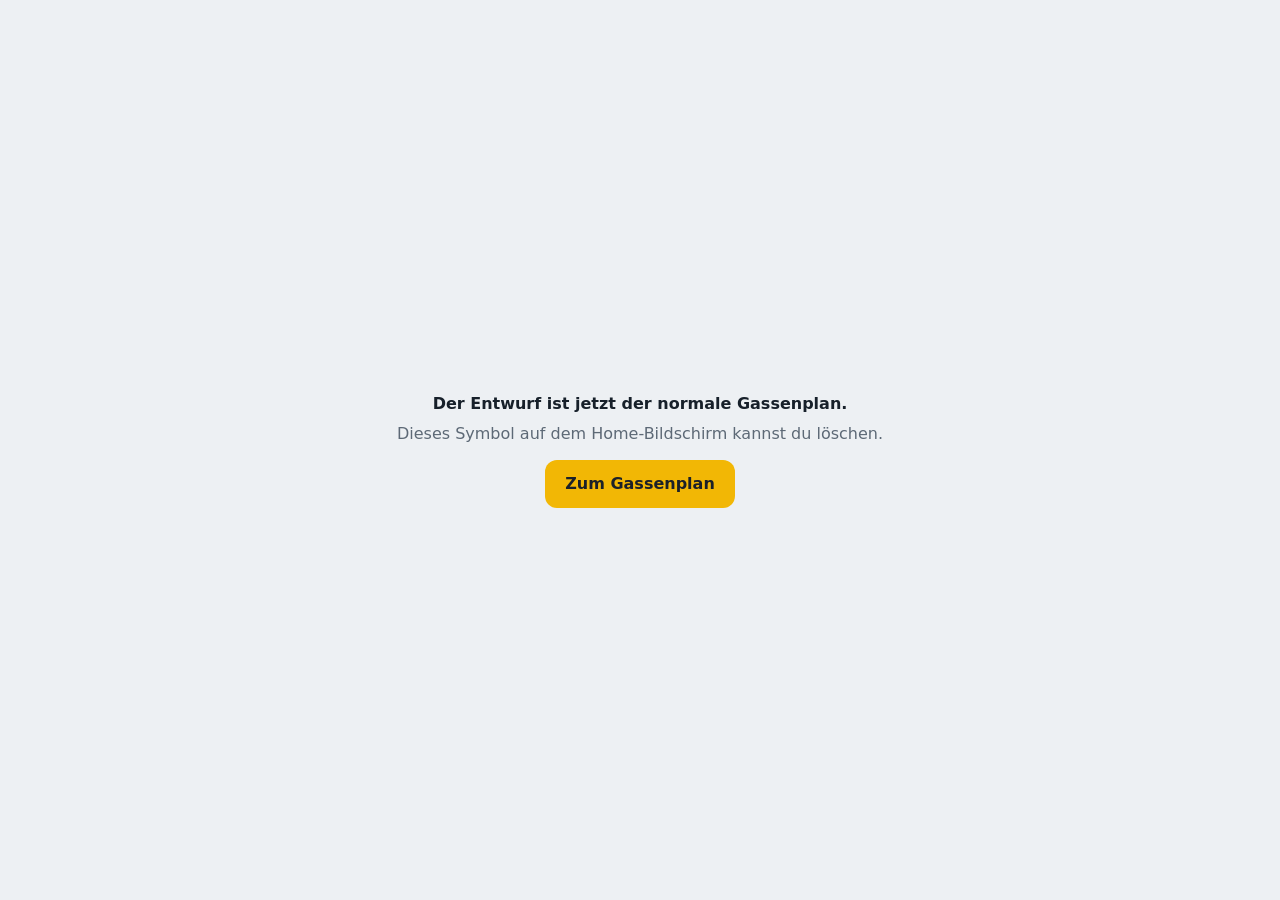
<file: entwurf/index.html>
<!doctype html>
<html lang="de">
<head>
<meta charset="utf-8">
<meta name="viewport" content="width=device-width,initial-scale=1,viewport-fit=cover">
<title>Gassenplan</title>
<style>
  :root { color-scheme: light dark; --bg: #edf0f3; --ink: #17202a; --muted: #5d6976; --mark: #f2b705; }
  @media (prefers-color-scheme: dark) { :root { --bg: #11151a; --ink: #e8ebef; --muted: #9aa5b1; --mark: #f5c22e; } }
  body { margin: 0; min-height: 100vh; display: grid; place-items: center; background: var(--bg); color: var(--ink);
         font: 16px/1.5 system-ui, -apple-system, sans-serif; text-align: center; padding: 24px; box-sizing: border-box; }
  a { display: inline-block; margin-top: 14px; padding: 12px 20px; border-radius: 12px; background: var(--mark); color: #1b2129; font-weight: 700; text-decoration: none; }
  p { color: var(--muted); margin: 6px 0 0; }
</style>
</head>
<body>
<div>
  <b>Der Entwurf ist jetzt der normale Gassenplan.</b>
  <p>Dieses Symbol auf dem Home-Bildschirm kannst du löschen.</p>
  <a href="../">Zum Gassenplan</a>
</div>
<script>
  // Entwurf-Speicher aufräumen und zum normalen Gassenplan wechseln
  (async () => {
    try {
      const reg = await navigator.serviceWorker?.getRegistration('./');
      if (reg && new URL(reg.scope).pathname.endsWith('/entwurf/')) await reg.unregister();
      for (const k of await caches.keys()) if (k.startsWith('gassenplan-entwurf-')) await caches.delete(k);
    } catch (_) {}
    setTimeout(() => location.replace('../'), 1500);
  })();
</script>
</body>
</html>
</file>
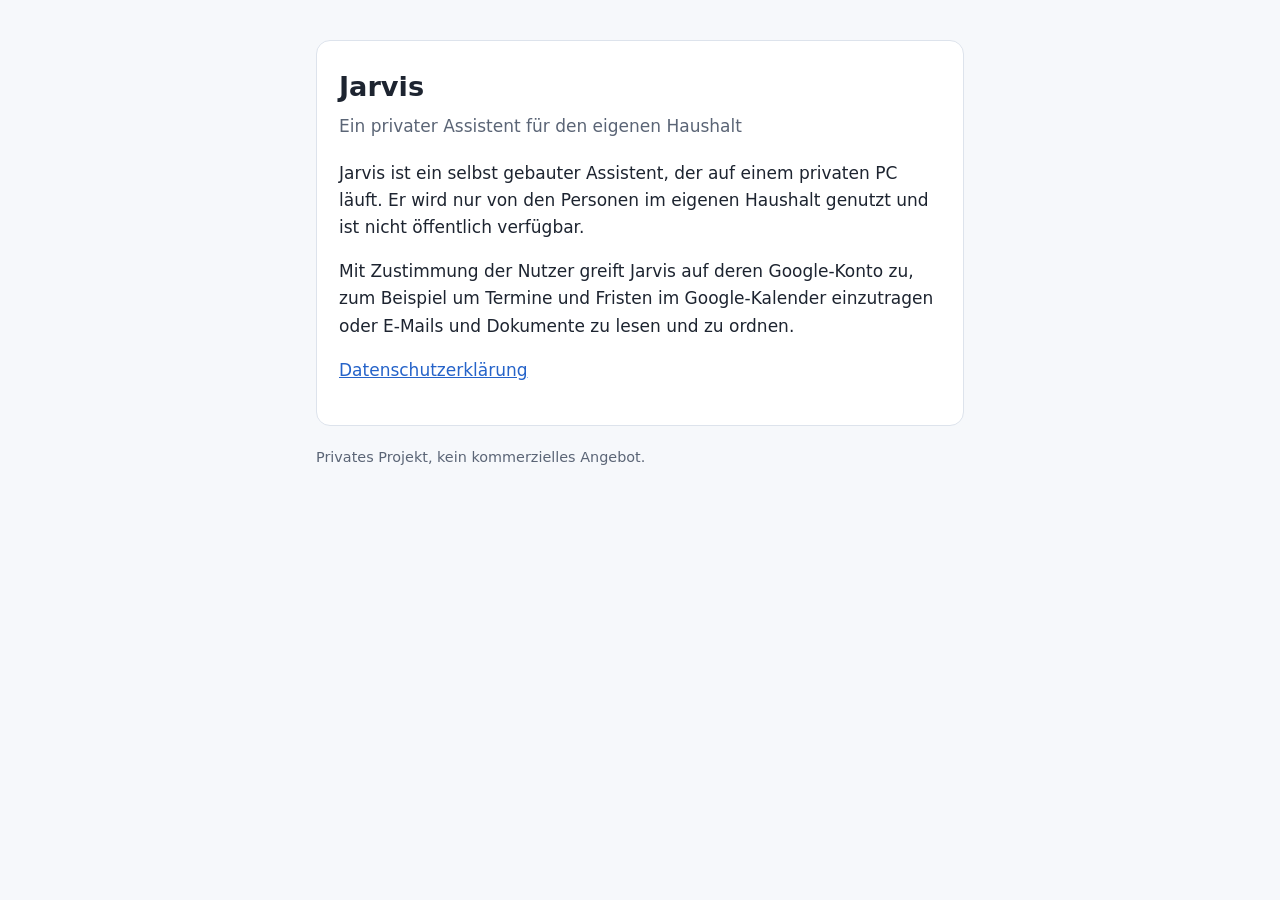
<file: jarvis/index.html>
<!doctype html>
<html lang="de">
<head>
<meta charset="utf-8">
<meta name="viewport" content="width=device-width, initial-scale=1">
<title>Jarvis</title>
<link rel="stylesheet" href="stil.css">
</head>
<body>
<main>
  <div class="karte">
    <h1>Jarvis</h1>
    <p class="unter">Ein privater Assistent für den eigenen Haushalt</p>
    <p>Jarvis ist ein selbst gebauter Assistent, der auf einem privaten PC läuft. Er wird nur von den Personen im eigenen Haushalt genutzt und ist nicht öffentlich verfügbar.</p>
    <p>Mit Zustimmung der Nutzer greift Jarvis auf deren Google-Konto zu, zum Beispiel um Termine und Fristen im Google-Kalender einzutragen oder E-Mails und Dokumente zu lesen und zu ordnen.</p>
    <p><a href="datenschutz.html">Datenschutzerklärung</a></p>
  </div>
  <footer>Privates Projekt, kein kommerzielles Angebot.</footer>
</main>
</body>
</html>
</file>
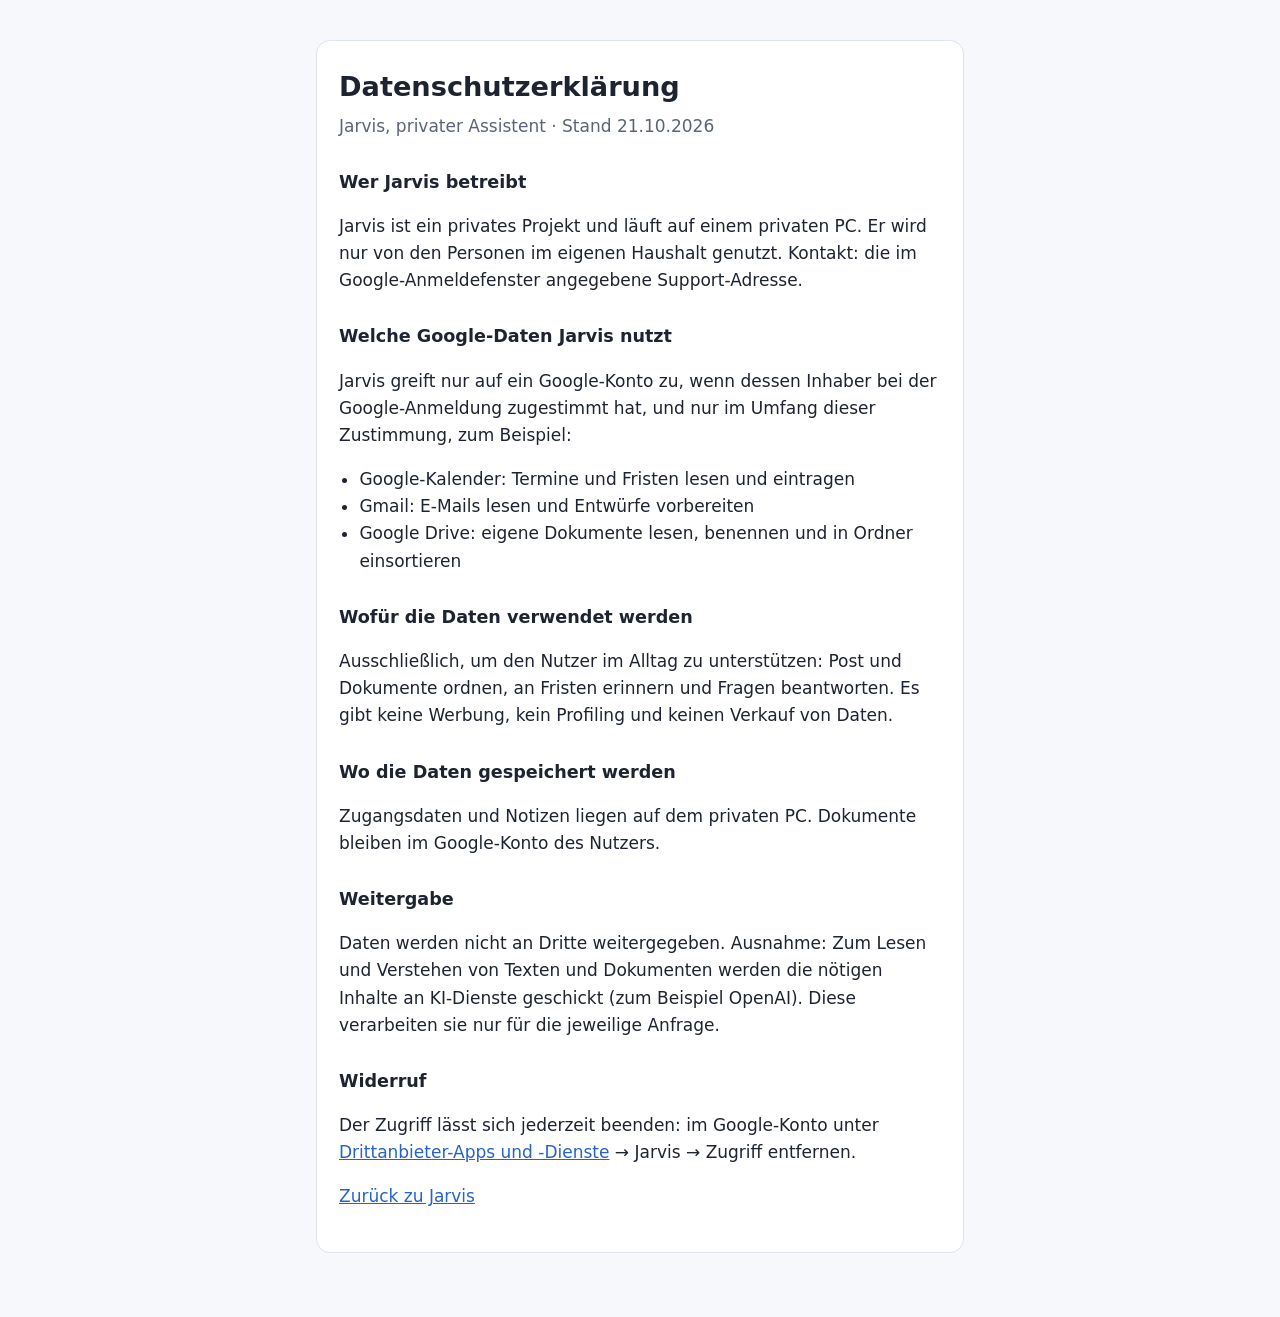
<file: jarvis/datenschutz.html>
<!doctype html>
<html lang="de">
<head>
<meta charset="utf-8">
<meta name="viewport" content="width=device-width, initial-scale=1">
<title>Datenschutz Jarvis</title>
<link rel="stylesheet" href="stil.css">
</head>
<body>
<main>
  <div class="karte">
    <h1>Datenschutzerklärung</h1>
    <p class="unter">Jarvis, privater Assistent · Stand 21.10.2026</p>

    <h2>Wer Jarvis betreibt</h2>
    <p>Jarvis ist ein privates Projekt und läuft auf einem privaten PC. Er wird nur von den Personen im eigenen Haushalt genutzt. Kontakt: die im Google-Anmeldefenster angegebene Support-Adresse.</p>

    <h2>Welche Google-Daten Jarvis nutzt</h2>
    <p>Jarvis greift nur auf ein Google-Konto zu, wenn dessen Inhaber bei der Google-Anmeldung zugestimmt hat, und nur im Umfang dieser Zustimmung, zum Beispiel:</p>
    <ul>
      <li>Google-Kalender: Termine und Fristen lesen und eintragen</li>
      <li>Gmail: E-Mails lesen und Entwürfe vorbereiten</li>
      <li>Google Drive: eigene Dokumente lesen, benennen und in Ordner einsortieren</li>
    </ul>

    <h2>Wofür die Daten verwendet werden</h2>
    <p>Ausschließlich, um den Nutzer im Alltag zu unterstützen: Post und Dokumente ordnen, an Fristen erinnern und Fragen beantworten. Es gibt keine Werbung, kein Profiling und keinen Verkauf von Daten.</p>

    <h2>Wo die Daten gespeichert werden</h2>
    <p>Zugangsdaten und Notizen liegen auf dem privaten PC. Dokumente bleiben im Google-Konto des Nutzers.</p>

    <h2>Weitergabe</h2>
    <p>Daten werden nicht an Dritte weitergegeben. Ausnahme: Zum Lesen und Verstehen von Texten und Dokumenten werden die nötigen Inhalte an KI-Dienste geschickt (zum Beispiel OpenAI). Diese verarbeiten sie nur für die jeweilige Anfrage.</p>

    <h2>Widerruf</h2>
    <p>Der Zugriff lässt sich jederzeit beenden: im Google-Konto unter <a href="https://myaccount.google.com/permissions">Drittanbieter-Apps und -Dienste</a> → Jarvis → Zugriff entfernen.</p>

    <p><a href="./">Zurück zu Jarvis</a></p>
  </div>
</main>
</body>
</html>
</file>
<file: jarvis/stil.css>
:root { --text: #1d2430; --leise: #5b6576; --grund: #f6f8fb; --karte: #ffffff; --akzent: #2563c9; --linie: #dde3ec; }
@media (prefers-color-scheme: dark) {
  :root { --text: #e6ebf2; --leise: #9aa5b5; --grund: #10141b; --karte: #181e27; --akzent: #7aa8ff; --linie: #2a3340; }
}
* { box-sizing: border-box; }
body { margin: 0; background: var(--grund); color: var(--text); font: 17px/1.6 system-ui, -apple-system, "Segoe UI", sans-serif; }
main { max-width: 680px; margin: 0 auto; padding: 40px 16px 64px; }
.karte { background: var(--karte); border: 1px solid var(--linie); border-radius: 14px; padding: 24px 22px; }
h1 { font-size: 1.7rem; margin: 0 0 4px; }
h2 { font-size: 1.1rem; margin: 28px 0 6px; }
.unter { color: var(--leise); margin: 0 0 20px; }
a { color: var(--akzent); }
ul { padding-left: 1.2em; }
footer { color: var(--leise); font-size: .9rem; margin-top: 20px; }
</file>
